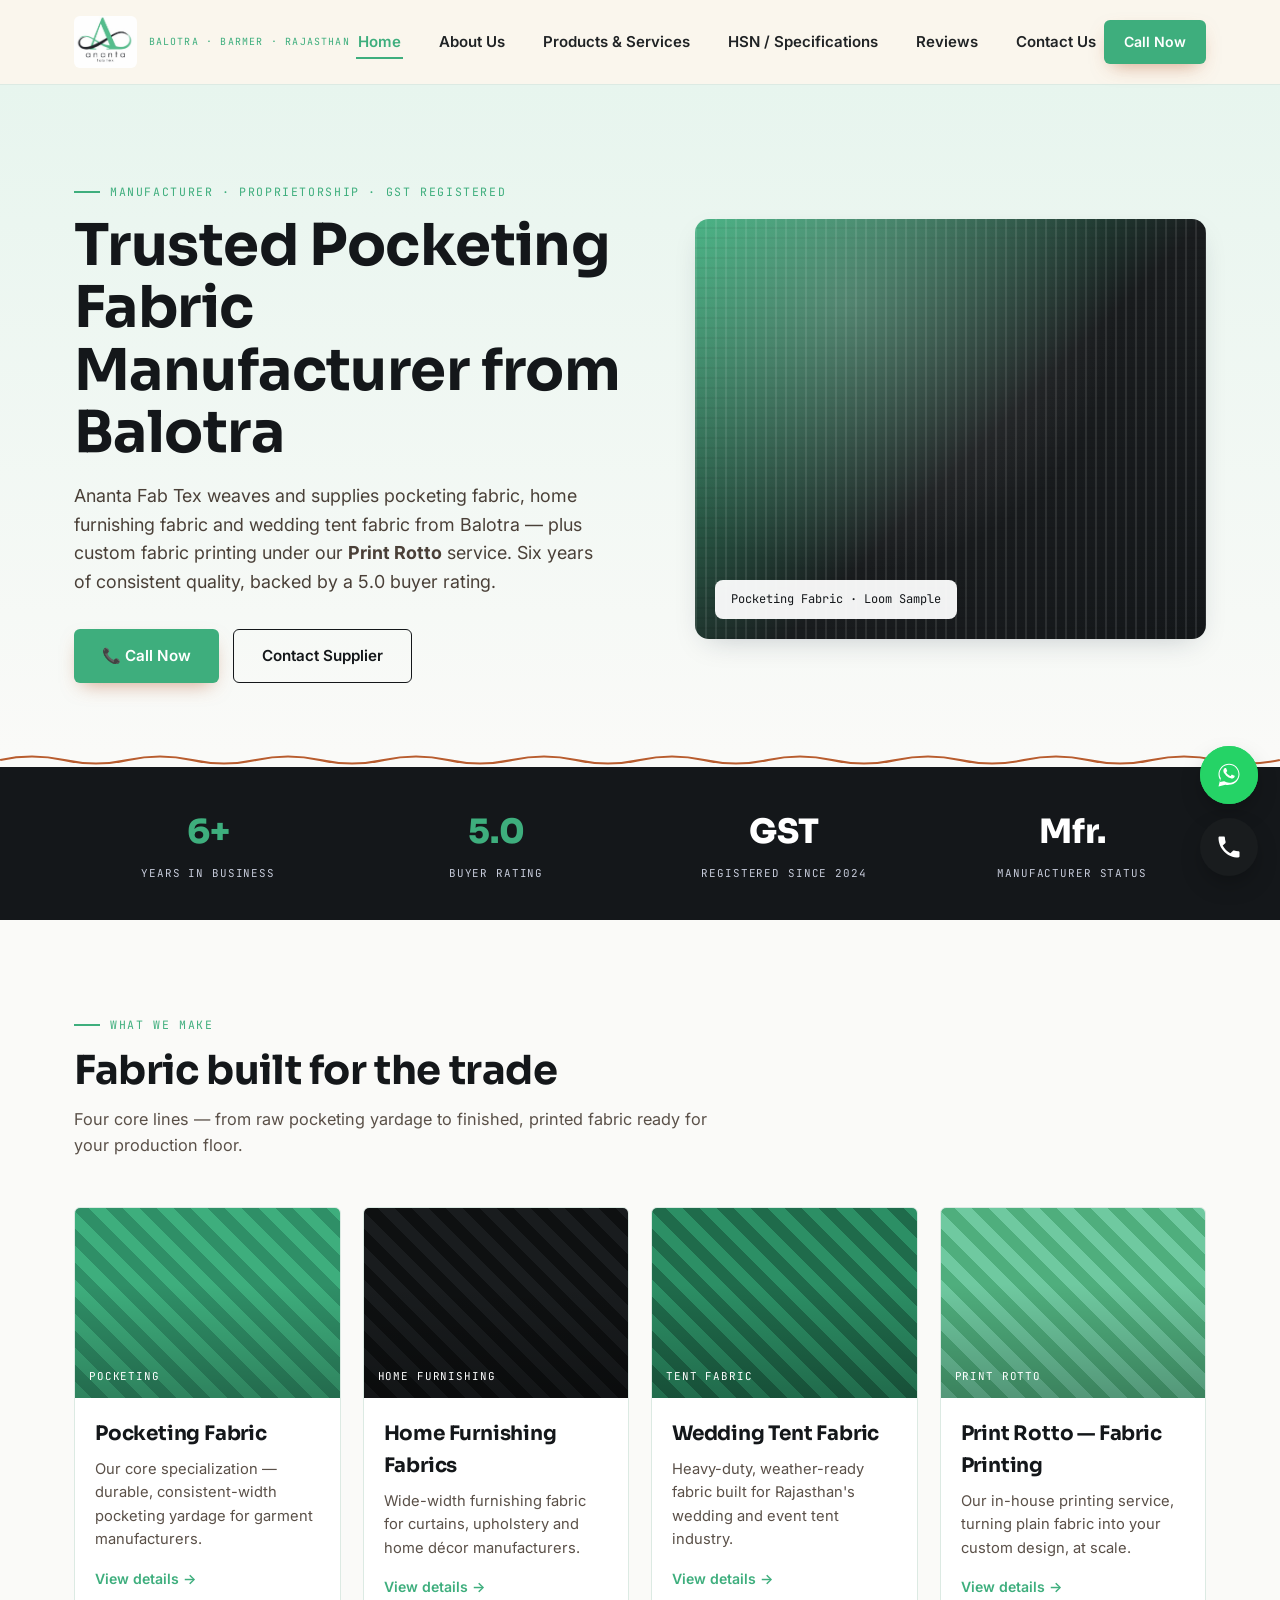
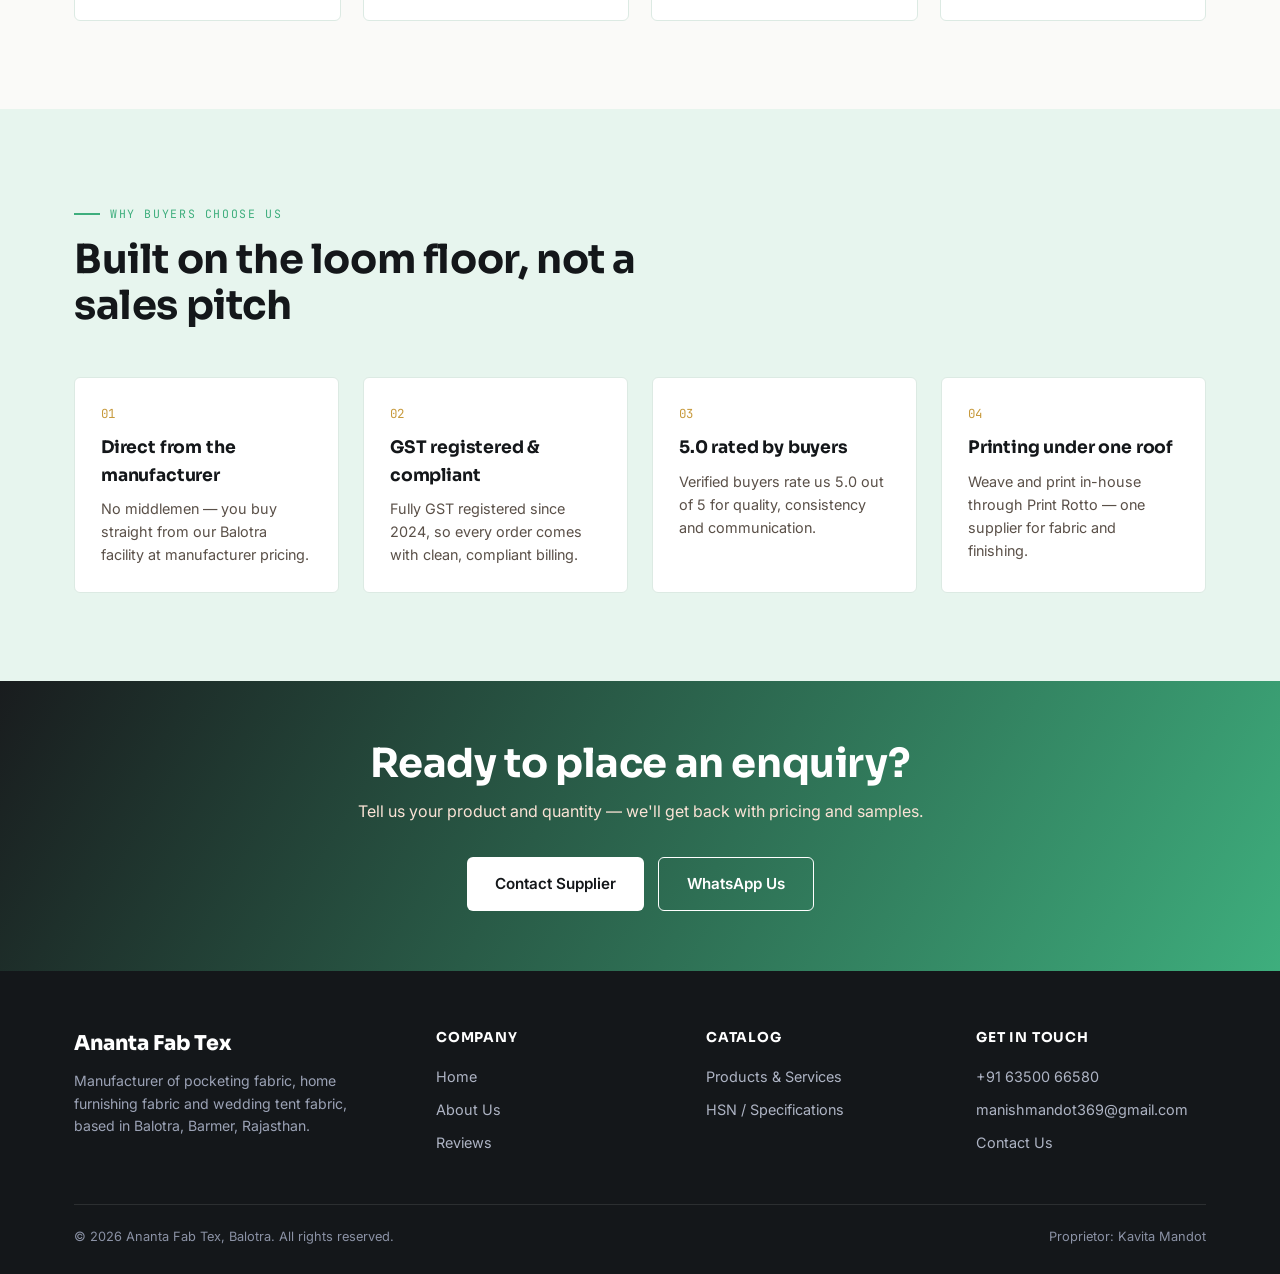
<file: ananta-fab-tex/index.html>
<!DOCTYPE html>
<html lang="en">
<head>
<meta charset="UTF-8">
<meta name="viewport" content="width=device-width, initial-scale=1.0">
<title>Ananta Fab Tex | Pocketing Fabric Manufacturer in Balotra, Rajasthan</title>
<meta name="description" content="Ananta Fab Tex is a trusted pocketing fabric manufacturer in Balotra, Barmer, Rajasthan. Also supplying home furnishing fabric, wedding tent fabric and fabric printing services under Print Rotto.">
<meta name="keywords" content="pocketing fabric manufacturer Balotra, wedding tent fabric supplier Rajasthan, cotton fabric manufacturer Barmer, home furnishing fabric Balotra, Print Rotto fabric printing">
<link rel="preconnect" href="https://fonts.googleapis.com">
<link href="https://fonts.googleapis.com/css2?family=Sora:wght@400;600;700;800&family=Inter:wght@400;500;600&family=JetBrains+Mono:wght@400;500&display=swap" rel="stylesheet">
<link rel="icon" href="images/logo.jpeg" type="image/jpeg">
<link rel="stylesheet" href="css/style.css">
</head>
<body>

<header class="site-header">
  <nav class="nav">
    <a href="index.html" class="brand">
      <img src="images/logo.jpeg" alt="Ananta Fab Tex logo" class="brand-logo">
      <span class="brand-tag">Balotra · Barmer · Rajasthan</span>
    </a>
    <ul class="nav-links">
      <li><a href="index.html">Home</a></li>
      <li><a href="about.html">About Us</a></li>
      <li><a href="products.html">Products &amp; Services</a></li>
      <li><a href="hsn.html">HSN / Specifications</a></li>
      <li><a href="testimonials.html">Reviews</a></li>
      <li><a href="contact.html">Contact Us</a></li>
    </ul>
    <div class="nav-call">
      <a class="btn btn-primary" href="tel:+916350066580">Call Now</a>
    </div>
    <button class="nav-toggle" aria-label="Toggle menu" type="button">
      <span></span><span></span><span></span>
    </button>
  </nav>
</header>

<main>

  <!-- HERO -->
  <section class="hero">
    <div class="wrap hero-grid">
      <div class="hero-copy reveal in">
        <span class="eyebrow">Manufacturer · Proprietorship · GST Registered</span>
        <h1>Trusted Pocketing Fabric Manufacturer from Balotra</h1>
        <p class="lead">Ananta Fab Tex weaves and supplies pocketing fabric, home furnishing fabric and wedding tent fabric from Balotra — plus custom fabric printing under our <strong>Print Rotto</strong> service. Six years of consistent quality, backed by a 5.0 buyer rating.</p>
        <div class="hero-ctas">
          <a href="tel:+916350066580" class="btn btn-primary">📞 Call Now</a>
          <a href="contact.html" class="btn btn-outline">Contact Supplier</a>
        </div>
      </div>
      <div class="hero-visual reveal in">
        <div class="fabric-swatch"></div>
        <span class="tag">Pocketing Fabric · Loom Sample</span>
      </div>
    </div>
  </section>

  <div class="thread-rule">
    <svg viewBox="0 0 800 14" preserveAspectRatio="none"><path d="M0,7 Q20,0 40,7 T80,7 T120,7 T160,7 T200,7 T240,7 T280,7 T320,7 T360,7 T400,7 T440,7 T480,7 T520,7 T560,7 T600,7 T640,7 T680,7 T720,7 T760,7 T800,7" stroke="#B85C2E" stroke-width="2" fill="none"/></svg>
  </div>

  <!-- STATS -->
  <section class="stats-strip">
    <div class="wrap stats-grid">
      <div class="reveal">
        <div class="stat-num"><span data-count="6" data-suffix="+">0+</span></div>
        <div class="stat-label">Years in Business</div>
      </div>
      <div class="reveal">
        <div class="stat-num"><span data-count="5" data-suffix=".0">0.0</span></div>
        <div class="stat-label">Buyer Rating</div>
      </div>
      <div class="reveal">
        <div class="stat-num">GST</div>
        <div class="stat-label">Registered Since 2024</div>
      </div>
      <div class="reveal">
        <div class="stat-num">Mfr.</div>
        <div class="stat-label">Manufacturer Status</div>
      </div>
    </div>
  </section>

  <!-- FEATURED PRODUCTS -->
  <section>
    <div class="wrap">
      <div class="section-head reveal">
        <span class="eyebrow">What We Make</span>
        <h2>Fabric built for the trade</h2>
        <p>Four core lines — from raw pocketing yardage to finished, printed fabric ready for your production floor.</p>
      </div>
      <div class="card-grid">
        <div class="product-card reveal">
          <div class="product-thumb thumb-1"><span class="swatch-label">Pocketing</span></div>
          <div class="product-body">
            <h3>Pocketing Fabric</h3>
            <p>Our core specialization — durable, consistent-width pocketing yardage for garment manufacturers.</p>
            <a href="products.html" class="link-more">View details →</a>
          </div>
        </div>
        <div class="product-card reveal">
          <div class="product-thumb thumb-2"><span class="swatch-label">Home Furnishing</span></div>
          <div class="product-body">
            <h3>Home Furnishing Fabrics</h3>
            <p>Wide-width furnishing fabric for curtains, upholstery and home décor manufacturers.</p>
            <a href="products.html" class="link-more">View details →</a>
          </div>
        </div>
        <div class="product-card reveal">
          <div class="product-thumb thumb-3"><span class="swatch-label">Tent Fabric</span></div>
          <div class="product-body">
            <h3>Wedding Tent Fabric</h3>
            <p>Heavy-duty, weather-ready fabric built for Rajasthan's wedding and event tent industry.</p>
            <a href="products.html" class="link-more">View details →</a>
          </div>
        </div>
        <div class="product-card reveal">
          <div class="product-thumb thumb-4"><span class="swatch-label">Print Rotto</span></div>
          <div class="product-body">
            <h3>Print Rotto — Fabric Printing</h3>
            <p>Our in-house printing service, turning plain fabric into your custom design, at scale.</p>
            <a href="products.html" class="link-more">View details →</a>
          </div>
        </div>
      </div>
    </div>
  </section>

  <!-- WHY CHOOSE US -->
  <section class="section-alt">
    <div class="wrap">
      <div class="section-head reveal">
        <span class="eyebrow">Why Buyers Choose Us</span>
        <h2>Built on the loom floor, not a sales pitch</h2>
      </div>
      <div class="why-grid">
        <div class="why-card reveal">
          <div class="why-num">01</div>
          <h3>Direct from the manufacturer</h3>
          <p>No middlemen — you buy straight from our Balotra facility at manufacturer pricing.</p>
        </div>
        <div class="why-card reveal">
          <div class="why-num">02</div>
          <h3>GST registered &amp; compliant</h3>
          <p>Fully GST registered since 2024, so every order comes with clean, compliant billing.</p>
        </div>
        <div class="why-card reveal">
          <div class="why-num">03</div>
          <h3>5.0 rated by buyers</h3>
          <p>Verified buyers rate us 5.0 out of 5 for quality, consistency and communication.</p>
        </div>
        <div class="why-card reveal">
          <div class="why-num">04</div>
          <h3>Printing under one roof</h3>
          <p>Weave and print in-house through Print Rotto — one supplier for fabric and finishing.</p>
        </div>
      </div>
    </div>
  </section>

  <!-- CTA -->
  <section class="cta-band">
    <div class="wrap reveal">
      <h2>Ready to place an enquiry?</h2>
      <p>Tell us your product and quantity — we'll get back with pricing and samples.</p>
      <div class="hero-ctas" style="justify-content:center;">
        <a href="contact.html" class="btn btn-light">Contact Supplier</a>
        <a href="https://wa.me/916350066580" target="_blank" rel="noopener" class="btn btn-outline" style="border-color:#fff;color:#fff;">WhatsApp Us</a>
      </div>
    </div>
  </section>

</main>

<footer>
  <div class="wrap">
    <div class="footer-grid">
      <div class="footer-brand">
        <span class="brand-name" style="color:#fff;">Ananta Fab Tex</span>
        <p>Manufacturer of pocketing fabric, home furnishing fabric and wedding tent fabric, based in Balotra, Barmer, Rajasthan.</p>
      </div>
      <div>
        <h4>Company</h4>
        <a href="index.html">Home</a>
        <a href="about.html">About Us</a>
        <a href="testimonials.html">Reviews</a>
      </div>
      <div>
        <h4>Catalog</h4>
        <a href="products.html">Products &amp; Services</a>
        <a href="hsn.html">HSN / Specifications</a>
      </div>
      <div>
        <h4>Get in Touch</h4>
        <a href="tel:+916350066580">+91 63500 66580</a>
        <a href="mailto:manishmandot369@gmail.com">manishmandot369@gmail.com</a>
        <a href="contact.html">Contact Us</a>
      </div>
    </div>
    <div class="footer-bottom">
      <span>© <span class="current-year">2026</span> Ananta Fab Tex, Balotra. All rights reserved.</span>
      <span>Proprietor: Kavita Mandot</span>
    </div>
  </div>
</footer>

<!-- Floating WhatsApp + Call buttons -->
<div class="fab-stack">
  <a class="fab fab-whatsapp" href="https://wa.me/916350066580?text=Hi%2C%20I%27m%20interested%20in%20your%20fabric%20products" target="_blank" rel="noopener" data-label="Chat on WhatsApp" aria-label="Chat on WhatsApp">
    <span class="pulse-ring"></span>
    <svg viewBox="0 0 32 32" fill="currentColor"><path d="M16.02 3C9.4 3 4 8.38 4 15c0 2.34.68 4.52 1.86 6.37L4 29l7.83-1.82A11.9 11.9 0 0 0 16.02 27C22.63 27 28 21.62 28 15S22.63 3 16.02 3Zm0 21.8c-1.98 0-3.83-.56-5.4-1.53l-.39-.23-4.65 1.08 1.1-4.53-.25-.42A9.75 9.75 0 0 1 5.2 15c0-5.96 4.86-10.8 10.82-10.8S26.84 9.04 26.84 15 21.98 24.8 16.02 24.8Zm5.94-8.13c-.32-.16-1.9-.94-2.2-1.05-.3-.11-.51-.16-.73.16-.21.32-.84 1.05-1.03 1.26-.19.21-.38.24-.7.08-.32-.16-1.35-.5-2.57-1.58-.95-.85-1.6-1.9-1.78-2.22-.19-.32-.02-.49.14-.65.14-.14.32-.38.48-.56.16-.19.21-.32.32-.54.11-.21.05-.4-.03-.56-.08-.16-.73-1.76-1-2.41-.26-.63-.53-.55-.73-.56h-.62c-.21 0-.56.08-.85.4-.29.32-1.11 1.08-1.11 2.64s1.14 3.06 1.3 3.27c.16.21 2.24 3.42 5.43 4.79.76.33 1.35.53 1.81.68.76.24 1.45.21 2 .13.61-.09 1.9-.78 2.17-1.53.27-.75.27-1.4.19-1.53-.08-.14-.29-.21-.61-.37Z"/></svg>
  </a>
  <a class="fab fab-call" href="tel:+916350066580" data-label="Call +91 63500 66580" aria-label="Call Ananta Fab Tex">
    <svg viewBox="0 0 24 24" fill="currentColor"><path d="M6.6 10.8c1.4 2.8 3.8 5.1 6.6 6.6l2.2-2.2c.3-.3.7-.4 1-.2 1.1.4 2.3.6 3.6.6.6 0 1 .4 1 1V20c0 .6-.4 1-1 1C10.7 21 3 13.3 3 4c0-.6.4-1 1-1h3.5c.6 0 1 .4 1 1 0 1.2.2 2.4.6 3.6.1.4 0 .8-.3 1.1L6.6 10.8Z"/></svg>
  </a>
</div>

<script src="js/script.js"></script>
</body>
</html>
</file>
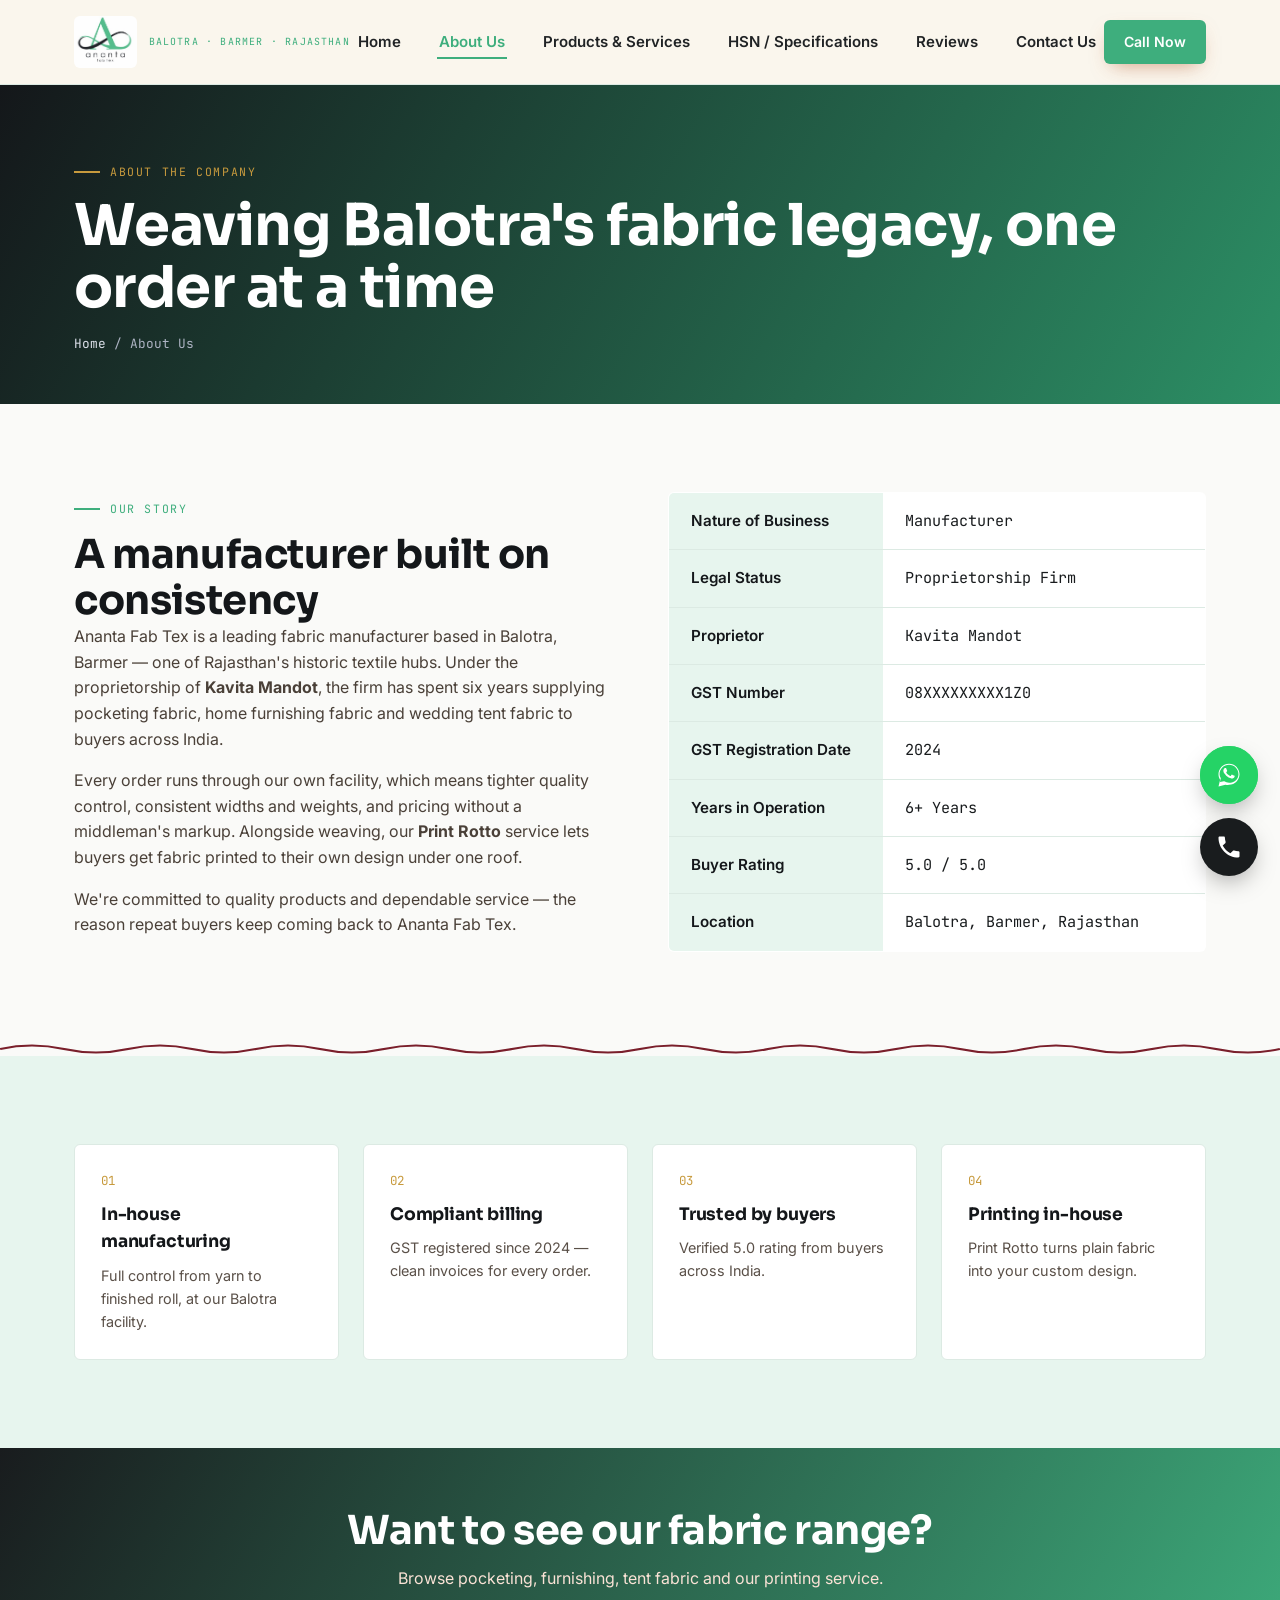
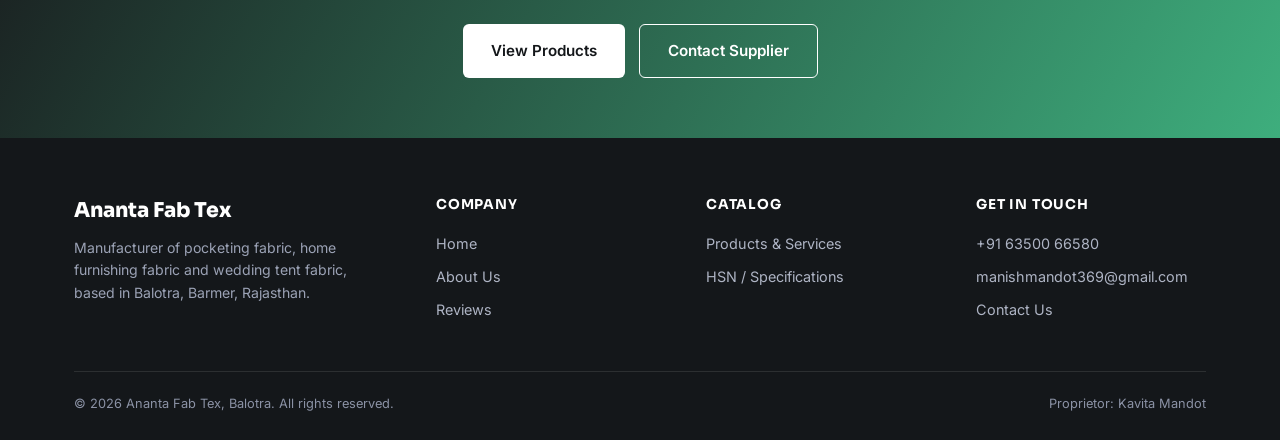
<file: ananta-fab-tex/about.html>
<!DOCTYPE html>
<html lang="en">
<head>
<meta charset="UTF-8">
<meta name="viewport" content="width=device-width, initial-scale=1.0">
<title>About Us | Ananta Fab Tex — Balotra, Rajasthan</title>
<meta name="description" content="Ananta Fab Tex is a manufacturer proprietorship firm based in Balotra, Barmer, Rajasthan, GST registered since 2024, specializing in pocketing and furnishing fabrics.">
<link rel="preconnect" href="https://fonts.googleapis.com">
<link href="https://fonts.googleapis.com/css2?family=Sora:wght@400;600;700;800&family=Inter:wght@400;500;600&family=JetBrains+Mono:wght@400;500&display=swap" rel="stylesheet">
<link rel="icon" href="images/logo.jpeg" type="image/jpeg">
<link rel="stylesheet" href="css/style.css">
</head>
<body>

<header class="site-header">
  <nav class="nav">
    <a href="index.html" class="brand">
      <img src="images/logo.jpeg" alt="Ananta Fab Tex logo" class="brand-logo">
      <span class="brand-tag">Balotra · Barmer · Rajasthan</span>
    </a>
    <ul class="nav-links">
      <li><a href="index.html">Home</a></li>
      <li><a href="about.html">About Us</a></li>
      <li><a href="products.html">Products &amp; Services</a></li>
      <li><a href="hsn.html">HSN / Specifications</a></li>
      <li><a href="testimonials.html">Reviews</a></li>
      <li><a href="contact.html">Contact Us</a></li>
    </ul>
    <div class="nav-call"><a class="btn btn-primary" href="tel:+916350066580">Call Now</a></div>
    <button class="nav-toggle" aria-label="Toggle menu" type="button"><span></span><span></span><span></span></button>
  </nav>
</header>

<section class="page-hero">
  <div class="wrap">
    <span class="eyebrow">About the Company</span>
    <h1>Weaving Balotra's fabric legacy, one order at a time</h1>
    <div class="breadcrumb"><a href="index.html">Home</a> / About Us</div>
  </div>
</section>

<main>
  <section>
    <div class="wrap about-grid">
      <div class="about-copy reveal">
        <span class="eyebrow">Our Story</span>
        <h2>A manufacturer built on consistency</h2>
        <p>Ananta Fab Tex is a leading fabric manufacturer based in Balotra, Barmer — one of Rajasthan's historic textile hubs. Under the proprietorship of <strong>Kavita Mandot</strong>, the firm has spent six years supplying pocketing fabric, home furnishing fabric and wedding tent fabric to buyers across India.</p>
        <p>Every order runs through our own facility, which means tighter quality control, consistent widths and weights, and pricing without a middleman's markup. Alongside weaving, our <strong>Print Rotto</strong> service lets buyers get fabric printed to their own design under one roof.</p>
        <p>We're committed to quality products and dependable service — the reason repeat buyers keep coming back to Ananta Fab Tex.</p>
      </div>
      <div class="reveal">
        <table class="info-table">
          <tr><td>Nature of Business</td><td>Manufacturer</td></tr>
          <tr><td>Legal Status</td><td>Proprietorship Firm</td></tr>
          <tr><td>Proprietor</td><td>Kavita Mandot</td></tr>
          <tr><td>GST Number</td><td>08XXXXXXXXX1Z0</td></tr>
          <tr><td>GST Registration Date</td><td>2024</td></tr>
          <tr><td>Years in Operation</td><td>6+ Years</td></tr>
          <tr><td>Buyer Rating</td><td>5.0 / 5.0</td></tr>
          <tr><td>Location</td><td>Balotra, Barmer, Rajasthan</td></tr>
        </table>
      </div>
    </div>
  </section>

  <div class="thread-rule"><svg viewBox="0 0 800 14" preserveAspectRatio="none"><path d="M0,7 Q20,0 40,7 T80,7 T120,7 T160,7 T200,7 T240,7 T280,7 T320,7 T360,7 T400,7 T440,7 T480,7 T520,7 T560,7 T600,7 T640,7 T680,7 T720,7 T760,7 T800,7" stroke="#7A1F2B" stroke-width="2" fill="none"/></svg></div>

  <section class="section-alt">
    <div class="wrap why-grid">
      <div class="why-card reveal">
        <div class="why-num">01</div>
        <h3>In-house manufacturing</h3>
        <p>Full control from yarn to finished roll, at our Balotra facility.</p>
      </div>
      <div class="why-card reveal">
        <div class="why-num">02</div>
        <h3>Compliant billing</h3>
        <p>GST registered since 2024 — clean invoices for every order.</p>
      </div>
      <div class="why-card reveal">
        <div class="why-num">03</div>
        <h3>Trusted by buyers</h3>
        <p>Verified 5.0 rating from buyers across India.</p>
      </div>
      <div class="why-card reveal">
        <div class="why-num">04</div>
        <h3>Printing in-house</h3>
        <p>Print Rotto turns plain fabric into your custom design.</p>
      </div>
    </div>
  </section>

  <section class="cta-band">
    <div class="wrap reveal">
      <h2>Want to see our fabric range?</h2>
      <p>Browse pocketing, furnishing, tent fabric and our printing service.</p>
      <div class="hero-ctas" style="justify-content:center;">
        <a href="products.html" class="btn btn-light">View Products</a>
        <a href="contact.html" class="btn btn-outline" style="border-color:#fff;color:#fff;">Contact Supplier</a>
      </div>
    </div>
  </section>
</main>

<footer>
  <div class="wrap">
    <div class="footer-grid">
      <div class="footer-brand">
        <span class="brand-name" style="color:#fff;">Ananta Fab Tex</span>
        <p>Manufacturer of pocketing fabric, home furnishing fabric and wedding tent fabric, based in Balotra, Barmer, Rajasthan.</p>
      </div>
      <div><h4>Company</h4><a href="index.html">Home</a><a href="about.html">About Us</a><a href="testimonials.html">Reviews</a></div>
      <div><h4>Catalog</h4><a href="products.html">Products &amp; Services</a><a href="hsn.html">HSN / Specifications</a></div>
      <div><h4>Get in Touch</h4><a href="tel:+916350066580">+91 63500 66580</a><a href="mailto:manishmandot369@gmail.com">manishmandot369@gmail.com</a><a href="contact.html">Contact Us</a></div>
    </div>
    <div class="footer-bottom">
      <span>© <span class="current-year">2026</span> Ananta Fab Tex, Balotra. All rights reserved.</span>
      <span>Proprietor: Kavita Mandot</span>
    </div>
  </div>
</footer>

<div class="fab-stack">
  <a class="fab fab-whatsapp" href="https://wa.me/916350066580?text=Hi%2C%20I%27m%20interested%20in%20your%20fabric%20products" target="_blank" rel="noopener" data-label="Chat on WhatsApp" aria-label="Chat on WhatsApp">
    <span class="pulse-ring"></span>
    <svg viewBox="0 0 32 32" fill="currentColor"><path d="M16.02 3C9.4 3 4 8.38 4 15c0 2.34.68 4.52 1.86 6.37L4 29l7.83-1.82A11.9 11.9 0 0 0 16.02 27C22.63 27 28 21.62 28 15S22.63 3 16.02 3Zm0 21.8c-1.98 0-3.83-.56-5.4-1.53l-.39-.23-4.65 1.08 1.1-4.53-.25-.42A9.75 9.75 0 0 1 5.2 15c0-5.96 4.86-10.8 10.82-10.8S26.84 9.04 26.84 15 21.98 24.8 16.02 24.8Zm5.94-8.13c-.32-.16-1.9-.94-2.2-1.05-.3-.11-.51-.16-.73.16-.21.32-.84 1.05-1.03 1.26-.19.21-.38.24-.7.08-.32-.16-1.35-.5-2.57-1.58-.95-.85-1.6-1.9-1.78-2.22-.19-.32-.02-.49.14-.65.14-.14.32-.38.48-.56.16-.19.21-.32.32-.54.11-.21.05-.4-.03-.56-.08-.16-.73-1.76-1-2.41-.26-.63-.53-.55-.73-.56h-.62c-.21 0-.56.08-.85.4-.29.32-1.11 1.08-1.11 2.64s1.14 3.06 1.3 3.27c.16.21 2.24 3.42 5.43 4.79.76.33 1.35.53 1.81.68.76.24 1.45.21 2 .13.61-.09 1.9-.78 2.17-1.53.27-.75.27-1.4.19-1.53-.08-.14-.29-.21-.61-.37Z"/></svg>
  </a>
  <a class="fab fab-call" href="tel:+916350066580" data-label="Call +91 63500 66580" aria-label="Call Ananta Fab Tex">
    <svg viewBox="0 0 24 24" fill="currentColor"><path d="M6.6 10.8c1.4 2.8 3.8 5.1 6.6 6.6l2.2-2.2c.3-.3.7-.4 1-.2 1.1.4 2.3.6 3.6.6.6 0 1 .4 1 1V20c0 .6-.4 1-1 1C10.7 21 3 13.3 3 4c0-.6.4-1 1-1h3.5c.6 0 1 .4 1 1 0 1.2.2 2.4.6 3.6.1.4 0 .8-.3 1.1L6.6 10.8Z"/></svg>
  </a>
</div>

<script src="js/script.js"></script>
</body>
</html>
</file>
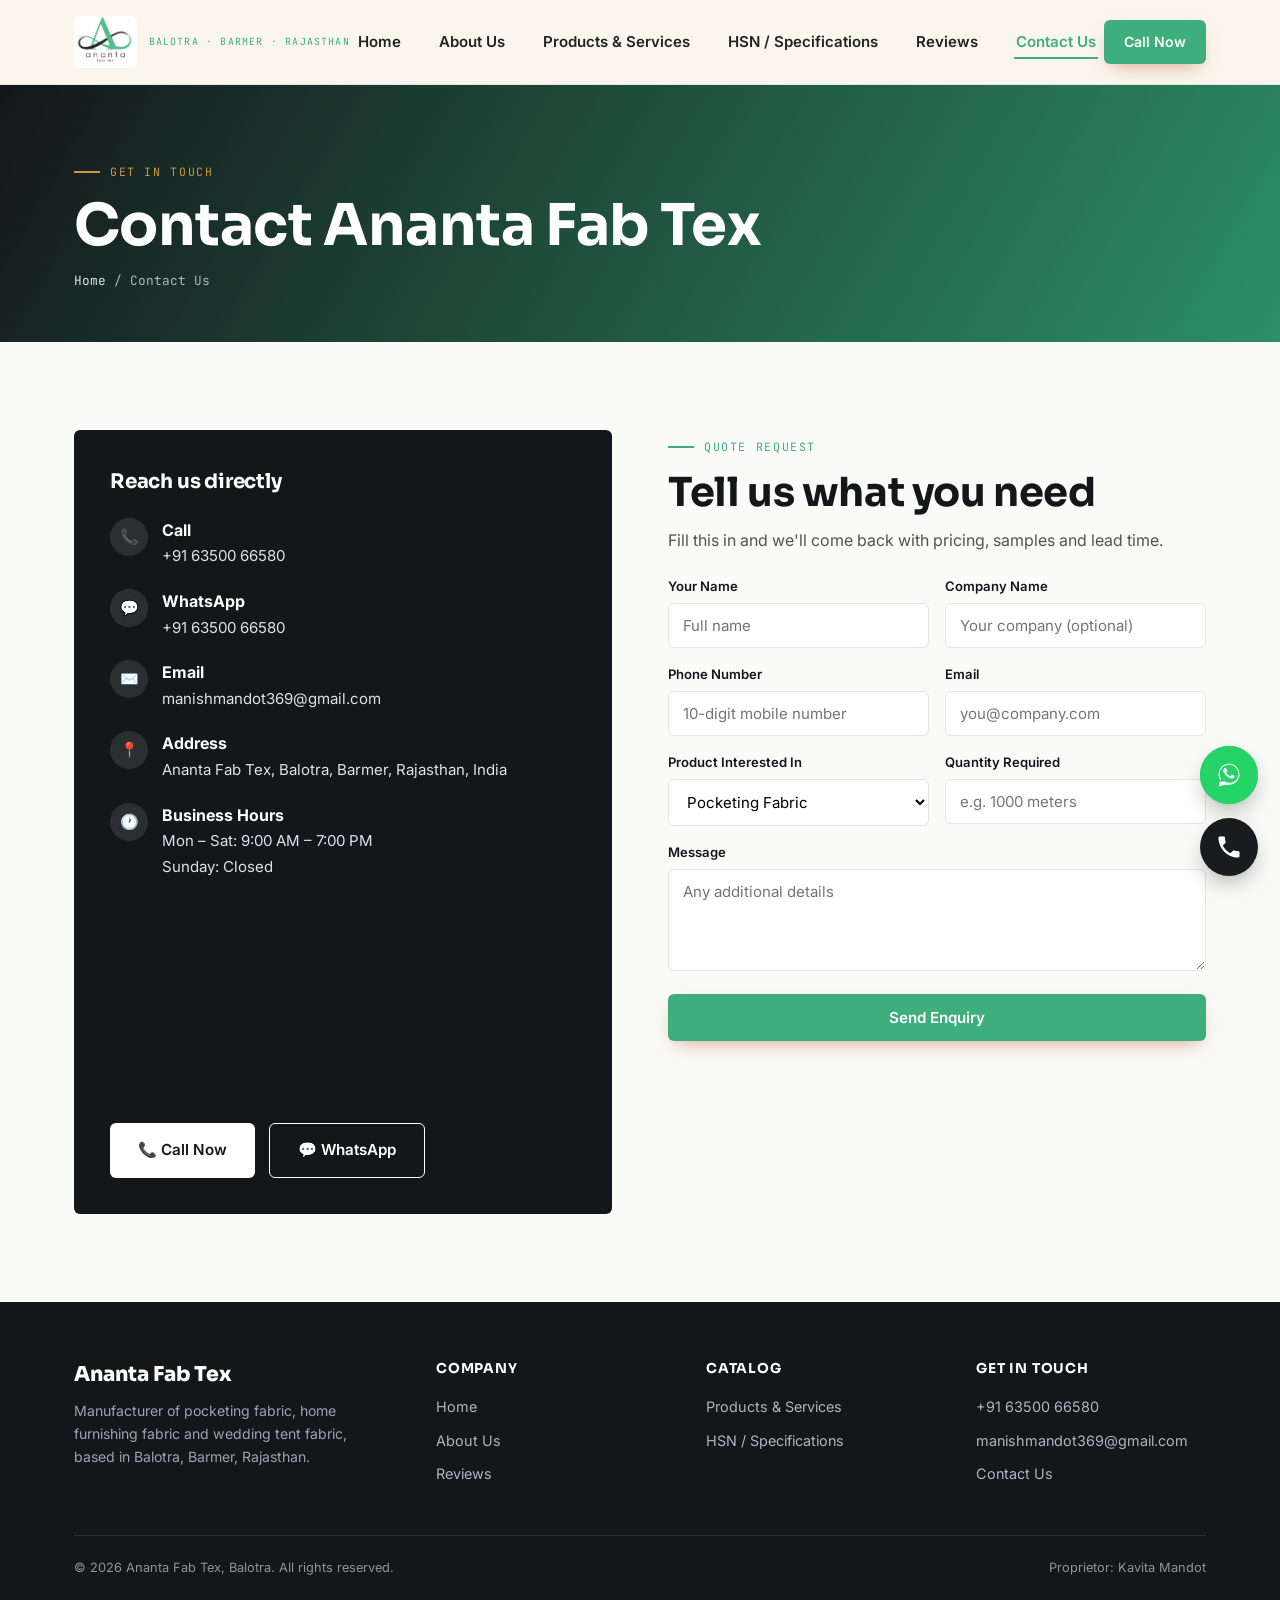
<file: ananta-fab-tex/contact.html>
<!DOCTYPE html>
<html lang="en">
<head>
<meta charset="UTF-8">
<meta name="viewport" content="width=device-width, initial-scale=1.0">
<title>Contact Us | Ananta Fab Tex — Balotra, Barmer, Rajasthan</title>
<meta name="description" content="Contact Ananta Fab Tex for pocketing fabric, home furnishing fabric, wedding tent fabric and Print Rotto printing enquiries. Call, WhatsApp or send a message.">
<link rel="preconnect" href="https://fonts.googleapis.com">
<link href="https://fonts.googleapis.com/css2?family=Sora:wght@400;600;700;800&family=Inter:wght@400;500;600&family=JetBrains+Mono:wght@400;500&display=swap" rel="stylesheet">
<link rel="icon" href="images/logo.jpeg" type="image/jpeg">
<link rel="stylesheet" href="css/style.css">
</head>
<body>

<header class="site-header">
  <nav class="nav">
    <a href="index.html" class="brand"><img src="images/logo.jpeg" alt="Ananta Fab Tex logo" class="brand-logo"><span class="brand-tag">Balotra · Barmer · Rajasthan</span></a>
    <ul class="nav-links">
      <li><a href="index.html">Home</a></li>
      <li><a href="about.html">About Us</a></li>
      <li><a href="products.html">Products &amp; Services</a></li>
      <li><a href="hsn.html">HSN / Specifications</a></li>
      <li><a href="testimonials.html">Reviews</a></li>
      <li><a href="contact.html">Contact Us</a></li>
    </ul>
    <div class="nav-call"><a class="btn btn-primary" href="tel:+916350066580">Call Now</a></div>
    <button class="nav-toggle" aria-label="Toggle menu" type="button"><span></span><span></span><span></span></button>
  </nav>
</header>

<section class="page-hero">
  <div class="wrap">
    <span class="eyebrow">Get In Touch</span>
    <h1>Contact Ananta Fab Tex</h1>
    <div class="breadcrumb"><a href="index.html">Home</a> / Contact Us</div>
  </div>
</section>

<main>
  <section>
    <div class="wrap contact-grid">

      <div class="reveal">
        <div class="contact-info-card">
          <h3>Reach us directly</h3>
          <div class="contact-row">
            <span class="ico">📞</span>
            <div><strong style="color:#fff;display:block;">Call</strong><a href="tel:+916350066580">+91 63500 66580</a></div>
          </div>
          <div class="contact-row">
            <span class="ico">💬</span>
            <div><strong style="color:#fff;display:block;">WhatsApp</strong><a href="https://wa.me/916350066580" target="_blank" rel="noopener">+91 63500 66580</a></div>
          </div>
          <div class="contact-row">
            <span class="ico">✉️</span>
            <div><strong style="color:#fff;display:block;">Email</strong><a href="mailto:manishmandot369@gmail.com">manishmandot369@gmail.com</a></div>
          </div>
          <div class="contact-row">
            <span class="ico">📍</span>
            <div><strong style="color:#fff;display:block;">Address</strong><span>Ananta Fab Tex, Balotra, Barmer, Rajasthan, India</span></div>
          </div>
          <div class="contact-row">
            <span class="ico">🕐</span>
            <div><strong style="color:#fff;display:block;">Business Hours</strong><span>Mon – Sat: 9:00 AM – 7:00 PM<br>Sunday: Closed</span></div>
          </div>

          <div class="map-embed">
            <iframe
              src="https://www.google.com/maps?q=Balotra,Barmer,Rajasthan&output=embed"
              loading="lazy" referrerpolicy="no-referrer-when-downgrade"
              title="Ananta Fab Tex location — Balotra, Barmer, Rajasthan"></iframe>
          </div>

          <div class="hero-ctas" style="margin-top:22px;">
            <a href="tel:+916350066580" class="btn btn-light">📞 Call Now</a>
            <a href="https://wa.me/916350066580" target="_blank" rel="noopener" class="btn btn-outline" style="border-color:#fff;color:#fff;">💬 WhatsApp</a>
          </div>
        </div>
      </div>

      <div class="reveal">
        <span class="eyebrow">Quote Request</span>
        <h2>Tell us what you need</h2>
        <p style="color:#5A5048;margin:12px 0 22px;">Fill this in and we'll come back with pricing, samples and lead time.</p>
        <form class="enquiry-form" id="quoteForm">
          <div class="form-row">
            <div class="field">
              <label for="c-name">Your Name</label>
              <input id="c-name" type="text" name="name" required placeholder="Full name">
            </div>
            <div class="field">
              <label for="c-company">Company Name</label>
              <input id="c-company" type="text" name="company" placeholder="Your company (optional)">
            </div>
          </div>
          <div class="form-row">
            <div class="field">
              <label for="c-phone">Phone Number</label>
              <input id="c-phone" type="tel" name="phone" required placeholder="10-digit mobile number">
            </div>
            <div class="field">
              <label for="c-email">Email</label>
              <input id="c-email" type="email" name="email" placeholder="you@company.com">
            </div>
          </div>
          <div class="form-row">
            <div class="field">
              <label for="c-product">Product Interested In</label>
              <select id="c-product" name="product">
                <option>Pocketing Fabric</option>
                <option>Home Furnishing Fabric</option>
                <option>Wedding Tent Fabric</option>
                <option>Print Rotto</option>
                <option>Other</option>
              </select>
            </div>
            <div class="field">
              <label for="c-qty">Quantity Required</label>
              <input id="c-qty" type="text" name="quantity" placeholder="e.g. 1000 meters">
            </div>
          </div>
          <div class="field">
            <label for="c-message">Message</label>
            <textarea id="c-message" name="message" rows="4" placeholder="Any additional details"></textarea>
          </div>
          <button type="submit" class="btn btn-primary btn-block">Send Enquiry</button>
          <div class="form-msg"></div>
        </form>
      </div>

    </div>
  </section>
</main>

<footer>
  <div class="wrap">
    <div class="footer-grid">
      <div class="footer-brand"><span class="brand-name" style="color:#fff;">Ananta Fab Tex</span><p>Manufacturer of pocketing fabric, home furnishing fabric and wedding tent fabric, based in Balotra, Barmer, Rajasthan.</p></div>
      <div><h4>Company</h4><a href="index.html">Home</a><a href="about.html">About Us</a><a href="testimonials.html">Reviews</a></div>
      <div><h4>Catalog</h4><a href="products.html">Products &amp; Services</a><a href="hsn.html">HSN / Specifications</a></div>
      <div><h4>Get in Touch</h4><a href="tel:+916350066580">+91 63500 66580</a><a href="mailto:manishmandot369@gmail.com">manishmandot369@gmail.com</a><a href="contact.html">Contact Us</a></div>
    </div>
    <div class="footer-bottom"><span>© <span class="current-year">2026</span> Ananta Fab Tex, Balotra. All rights reserved.</span><span>Proprietor: Kavita Mandot</span></div>
  </div>
</footer>

<div class="fab-stack">
  <a class="fab fab-whatsapp" href="https://wa.me/916350066580?text=Hi%2C%20I%27m%20interested%20in%20your%20fabric%20products" target="_blank" rel="noopener" data-label="Chat on WhatsApp" aria-label="Chat on WhatsApp">
    <span class="pulse-ring"></span>
    <svg viewBox="0 0 32 32" fill="currentColor"><path d="M16.02 3C9.4 3 4 8.38 4 15c0 2.34.68 4.52 1.86 6.37L4 29l7.83-1.82A11.9 11.9 0 0 0 16.02 27C22.63 27 28 21.62 28 15S22.63 3 16.02 3Zm0 21.8c-1.98 0-3.83-.56-5.4-1.53l-.39-.23-4.65 1.08 1.1-4.53-.25-.42A9.75 9.75 0 0 1 5.2 15c0-5.96 4.86-10.8 10.82-10.8S26.84 9.04 26.84 15 21.98 24.8 16.02 24.8Zm5.94-8.13c-.32-.16-1.9-.94-2.2-1.05-.3-.11-.51-.16-.73.16-.21.32-.84 1.05-1.03 1.26-.19.21-.38.24-.7.08-.32-.16-1.35-.5-2.57-1.58-.95-.85-1.6-1.9-1.78-2.22-.19-.32-.02-.49.14-.65.14-.14.32-.38.48-.56.16-.19.21-.32.32-.54.11-.21.05-.4-.03-.56-.08-.16-.73-1.76-1-2.41-.26-.63-.53-.55-.73-.56h-.62c-.21 0-.56.08-.85.4-.29.32-1.11 1.08-1.11 2.64s1.14 3.06 1.3 3.27c.16.21 2.24 3.42 5.43 4.79.76.33 1.35.53 1.81.68.76.24 1.45.21 2 .13.61-.09 1.9-.78 2.17-1.53.27-.75.27-1.4.19-1.53-.08-.14-.29-.21-.61-.37Z"/></svg>
  </a>
  <a class="fab fab-call" href="tel:+916350066580" data-label="Call +91 63500 66580" aria-label="Call Ananta Fab Tex">
    <svg viewBox="0 0 24 24" fill="currentColor"><path d="M6.6 10.8c1.4 2.8 3.8 5.1 6.6 6.6l2.2-2.2c.3-.3.7-.4 1-.2 1.1.4 2.3.6 3.6.6.6 0 1 .4 1 1V20c0 .6-.4 1-1 1C10.7 21 3 13.3 3 4c0-.6.4-1 1-1h3.5c.6 0 1 .4 1 1 0 1.2.2 2.4.6 3.6.1.4 0 .8-.3 1.1L6.6 10.8Z"/></svg>
  </a>
</div>

<script src="js/script.js"></script>
<script>
  // Pre-select product from ?product=... query param (e.g. links from products.html)
  (function () {
    const params = new URLSearchParams(window.location.search);
    const product = params.get('product');
    const select = document.getElementById('c-product');
    if (product && select) {
      const match = Array.from(select.options).find(o => o.value.toLowerCase() === product.toLowerCase());
      if (match) select.value = match.value;
    }
  })();
</script>
</body>
</html>
</file>
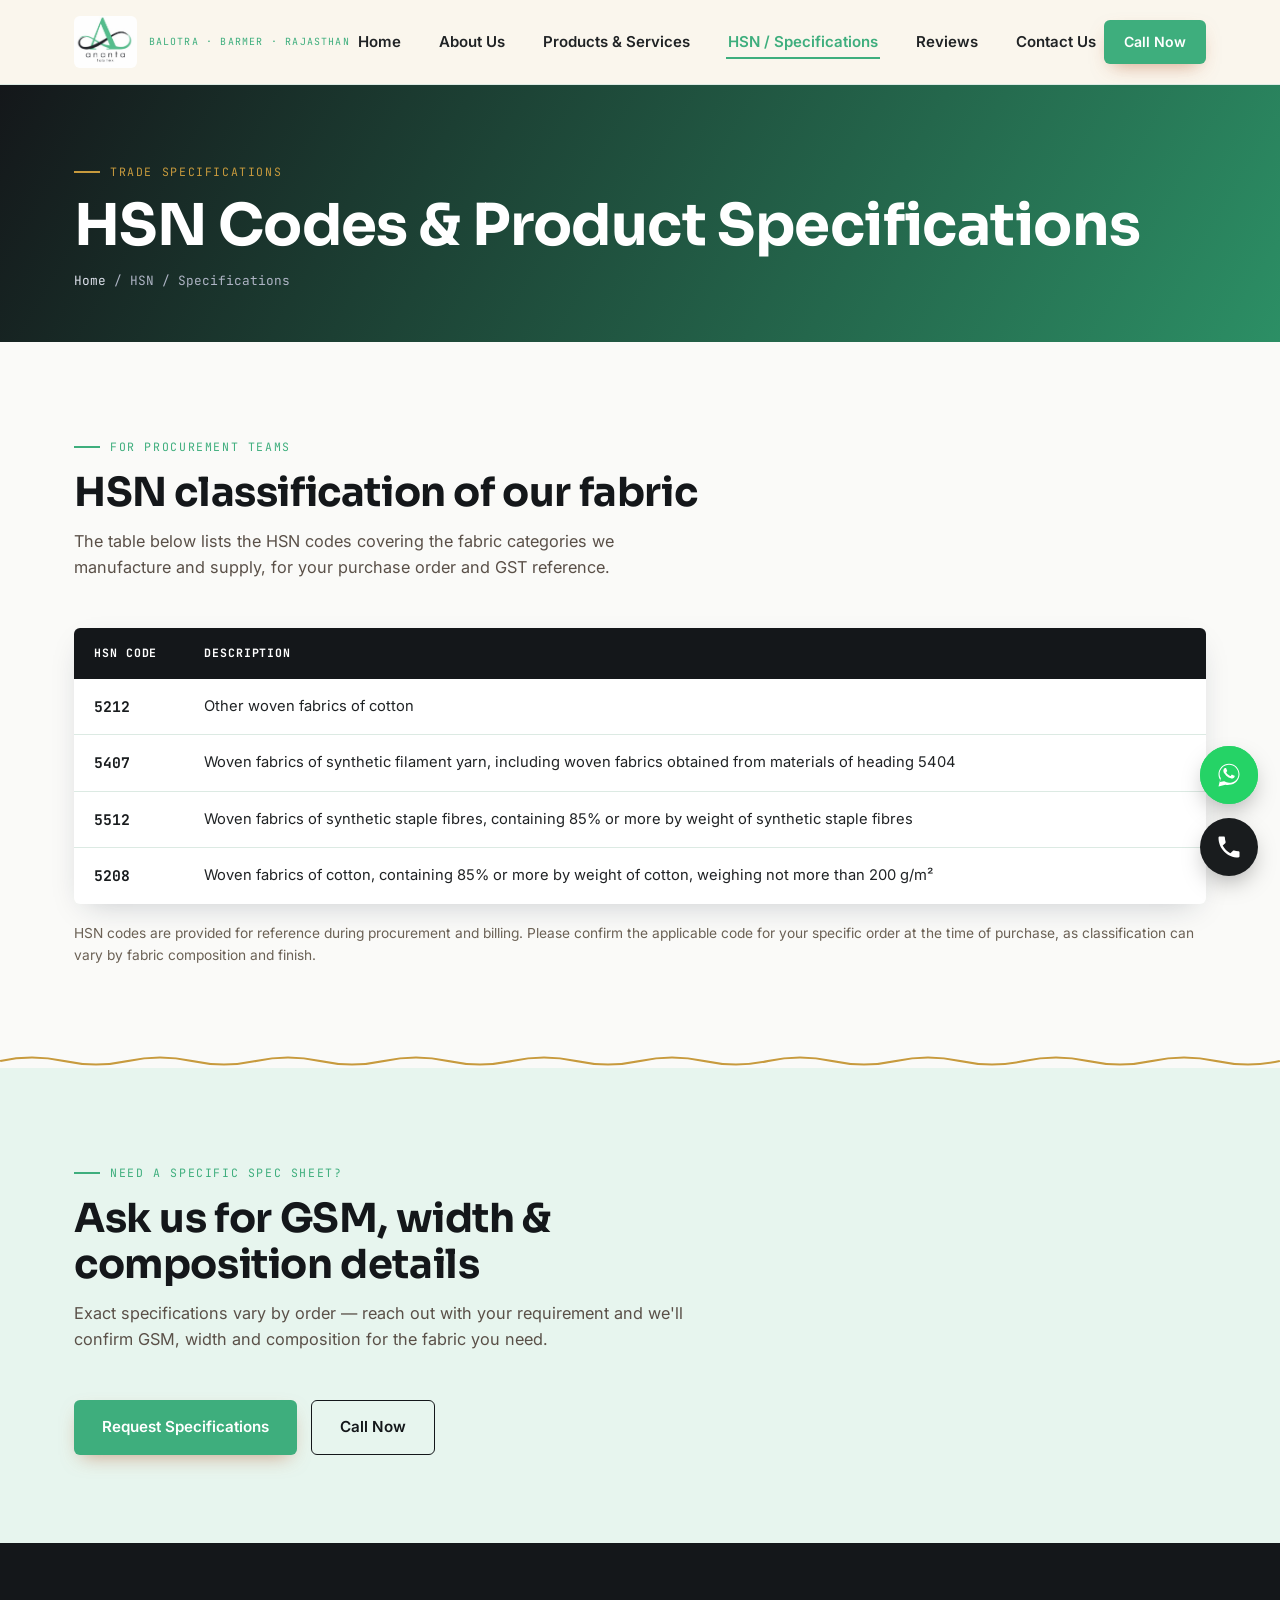
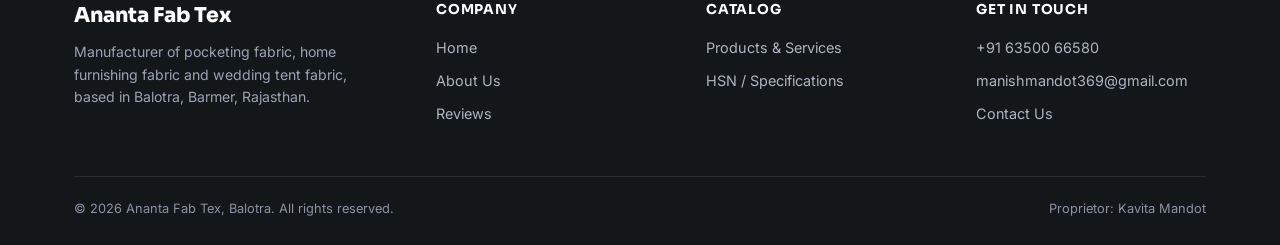
<file: ananta-fab-tex/hsn.html>
<!DOCTYPE html>
<html lang="en">
<head>
<meta charset="UTF-8">
<meta name="viewport" content="width=device-width, initial-scale=1.0">
<title>HSN Codes &amp; Product Specifications | Ananta Fab Tex</title>
<meta name="description" content="HSN codes for the fabric products manufactured by Ananta Fab Tex, Balotra: woven cotton fabric, synthetic filament and staple fibre fabric.">
<link rel="preconnect" href="https://fonts.googleapis.com">
<link href="https://fonts.googleapis.com/css2?family=Sora:wght@400;600;700;800&family=Inter:wght@400;500;600&family=JetBrains+Mono:wght@400;500&display=swap" rel="stylesheet">
<link rel="icon" href="images/logo.jpeg" type="image/jpeg">
<link rel="stylesheet" href="css/style.css">
</head>
<body>

<header class="site-header">
  <nav class="nav">
    <a href="index.html" class="brand"><img src="images/logo.jpeg" alt="Ananta Fab Tex logo" class="brand-logo"><span class="brand-tag">Balotra · Barmer · Rajasthan</span></a>
    <ul class="nav-links">
      <li><a href="index.html">Home</a></li>
      <li><a href="about.html">About Us</a></li>
      <li><a href="products.html">Products &amp; Services</a></li>
      <li><a href="hsn.html">HSN / Specifications</a></li>
      <li><a href="testimonials.html">Reviews</a></li>
      <li><a href="contact.html">Contact Us</a></li>
    </ul>
    <div class="nav-call"><a class="btn btn-primary" href="tel:+916350066580">Call Now</a></div>
    <button class="nav-toggle" aria-label="Toggle menu" type="button"><span></span><span></span><span></span></button>
  </nav>
</header>

<section class="page-hero">
  <div class="wrap">
    <span class="eyebrow">Trade Specifications</span>
    <h1>HSN Codes &amp; Product Specifications</h1>
    <div class="breadcrumb"><a href="index.html">Home</a> / HSN / Specifications</div>
  </div>
</section>

<main>
  <section>
    <div class="wrap">
      <div class="section-head reveal">
        <span class="eyebrow">For Procurement Teams</span>
        <h2>HSN classification of our fabric</h2>
        <p>The table below lists the HSN codes covering the fabric categories we manufacture and supply, for your purchase order and GST reference.</p>
      </div>
      <div class="reveal">
        <table class="hsn-table">
          <thead>
            <tr><th>HSN Code</th><th>Description</th></tr>
          </thead>
          <tbody>
            <tr><td>5212</td><td>Other woven fabrics of cotton</td></tr>
            <tr><td>5407</td><td>Woven fabrics of synthetic filament yarn, including woven fabrics obtained from materials of heading 5404</td></tr>
            <tr><td>5512</td><td>Woven fabrics of synthetic staple fibres, containing 85% or more by weight of synthetic staple fibres</td></tr>
            <tr><td>5208</td><td>Woven fabrics of cotton, containing 85% or more by weight of cotton, weighing not more than 200 g/m²</td></tr>
          </tbody>
        </table>
        <p class="hsn-note">HSN codes are provided for reference during procurement and billing. Please confirm the applicable code for your specific order at the time of purchase, as classification can vary by fabric composition and finish.</p>
      </div>
    </div>
  </section>

  <div class="thread-rule"><svg viewBox="0 0 800 14" preserveAspectRatio="none"><path d="M0,7 Q20,0 40,7 T80,7 T120,7 T160,7 T200,7 T240,7 T280,7 T320,7 T360,7 T400,7 T440,7 T480,7 T520,7 T560,7 T600,7 T640,7 T680,7 T720,7 T760,7 T800,7" stroke="#C79A3D" stroke-width="2" fill="none"/></svg></div>

  <section class="section-alt">
    <div class="wrap">
      <div class="section-head reveal">
        <span class="eyebrow">Need a Specific Spec Sheet?</span>
        <h2>Ask us for GSM, width &amp; composition details</h2>
        <p>Exact specifications vary by order — reach out with your requirement and we'll confirm GSM, width and composition for the fabric you need.</p>
      </div>
      <div class="hero-ctas reveal">
        <a href="contact.html" class="btn btn-primary">Request Specifications</a>
        <a href="tel:+916350066580" class="btn btn-outline">Call Now</a>
      </div>
    </div>
  </section>
</main>

<footer>
  <div class="wrap">
    <div class="footer-grid">
      <div class="footer-brand"><span class="brand-name" style="color:#fff;">Ananta Fab Tex</span><p>Manufacturer of pocketing fabric, home furnishing fabric and wedding tent fabric, based in Balotra, Barmer, Rajasthan.</p></div>
      <div><h4>Company</h4><a href="index.html">Home</a><a href="about.html">About Us</a><a href="testimonials.html">Reviews</a></div>
      <div><h4>Catalog</h4><a href="products.html">Products &amp; Services</a><a href="hsn.html">HSN / Specifications</a></div>
      <div><h4>Get in Touch</h4><a href="tel:+916350066580">+91 63500 66580</a><a href="mailto:manishmandot369@gmail.com">manishmandot369@gmail.com</a><a href="contact.html">Contact Us</a></div>
    </div>
    <div class="footer-bottom"><span>© <span class="current-year">2026</span> Ananta Fab Tex, Balotra. All rights reserved.</span><span>Proprietor: Kavita Mandot</span></div>
  </div>
</footer>

<div class="fab-stack">
  <a class="fab fab-whatsapp" href="https://wa.me/916350066580?text=Hi%2C%20I%27m%20interested%20in%20your%20fabric%20products" target="_blank" rel="noopener" data-label="Chat on WhatsApp" aria-label="Chat on WhatsApp">
    <span class="pulse-ring"></span>
    <svg viewBox="0 0 32 32" fill="currentColor"><path d="M16.02 3C9.4 3 4 8.38 4 15c0 2.34.68 4.52 1.86 6.37L4 29l7.83-1.82A11.9 11.9 0 0 0 16.02 27C22.63 27 28 21.62 28 15S22.63 3 16.02 3Zm0 21.8c-1.98 0-3.83-.56-5.4-1.53l-.39-.23-4.65 1.08 1.1-4.53-.25-.42A9.75 9.75 0 0 1 5.2 15c0-5.96 4.86-10.8 10.82-10.8S26.84 9.04 26.84 15 21.98 24.8 16.02 24.8Zm5.94-8.13c-.32-.16-1.9-.94-2.2-1.05-.3-.11-.51-.16-.73.16-.21.32-.84 1.05-1.03 1.26-.19.21-.38.24-.7.08-.32-.16-1.35-.5-2.57-1.58-.95-.85-1.6-1.9-1.78-2.22-.19-.32-.02-.49.14-.65.14-.14.32-.38.48-.56.16-.19.21-.32.32-.54.11-.21.05-.4-.03-.56-.08-.16-.73-1.76-1-2.41-.26-.63-.53-.55-.73-.56h-.62c-.21 0-.56.08-.85.4-.29.32-1.11 1.08-1.11 2.64s1.14 3.06 1.3 3.27c.16.21 2.24 3.42 5.43 4.79.76.33 1.35.53 1.81.68.76.24 1.45.21 2 .13.61-.09 1.9-.78 2.17-1.53.27-.75.27-1.4.19-1.53-.08-.14-.29-.21-.61-.37Z"/></svg>
  </a>
  <a class="fab fab-call" href="tel:+916350066580" data-label="Call +91 63500 66580" aria-label="Call Ananta Fab Tex">
    <svg viewBox="0 0 24 24" fill="currentColor"><path d="M6.6 10.8c1.4 2.8 3.8 5.1 6.6 6.6l2.2-2.2c.3-.3.7-.4 1-.2 1.1.4 2.3.6 3.6.6.6 0 1 .4 1 1V20c0 .6-.4 1-1 1C10.7 21 3 13.3 3 4c0-.6.4-1 1-1h3.5c.6 0 1 .4 1 1 0 1.2.2 2.4.6 3.6.1.4 0 .8-.3 1.1L6.6 10.8Z"/></svg>
  </a>
</div>

<script src="js/script.js"></script>
</body>
</html>
</file>
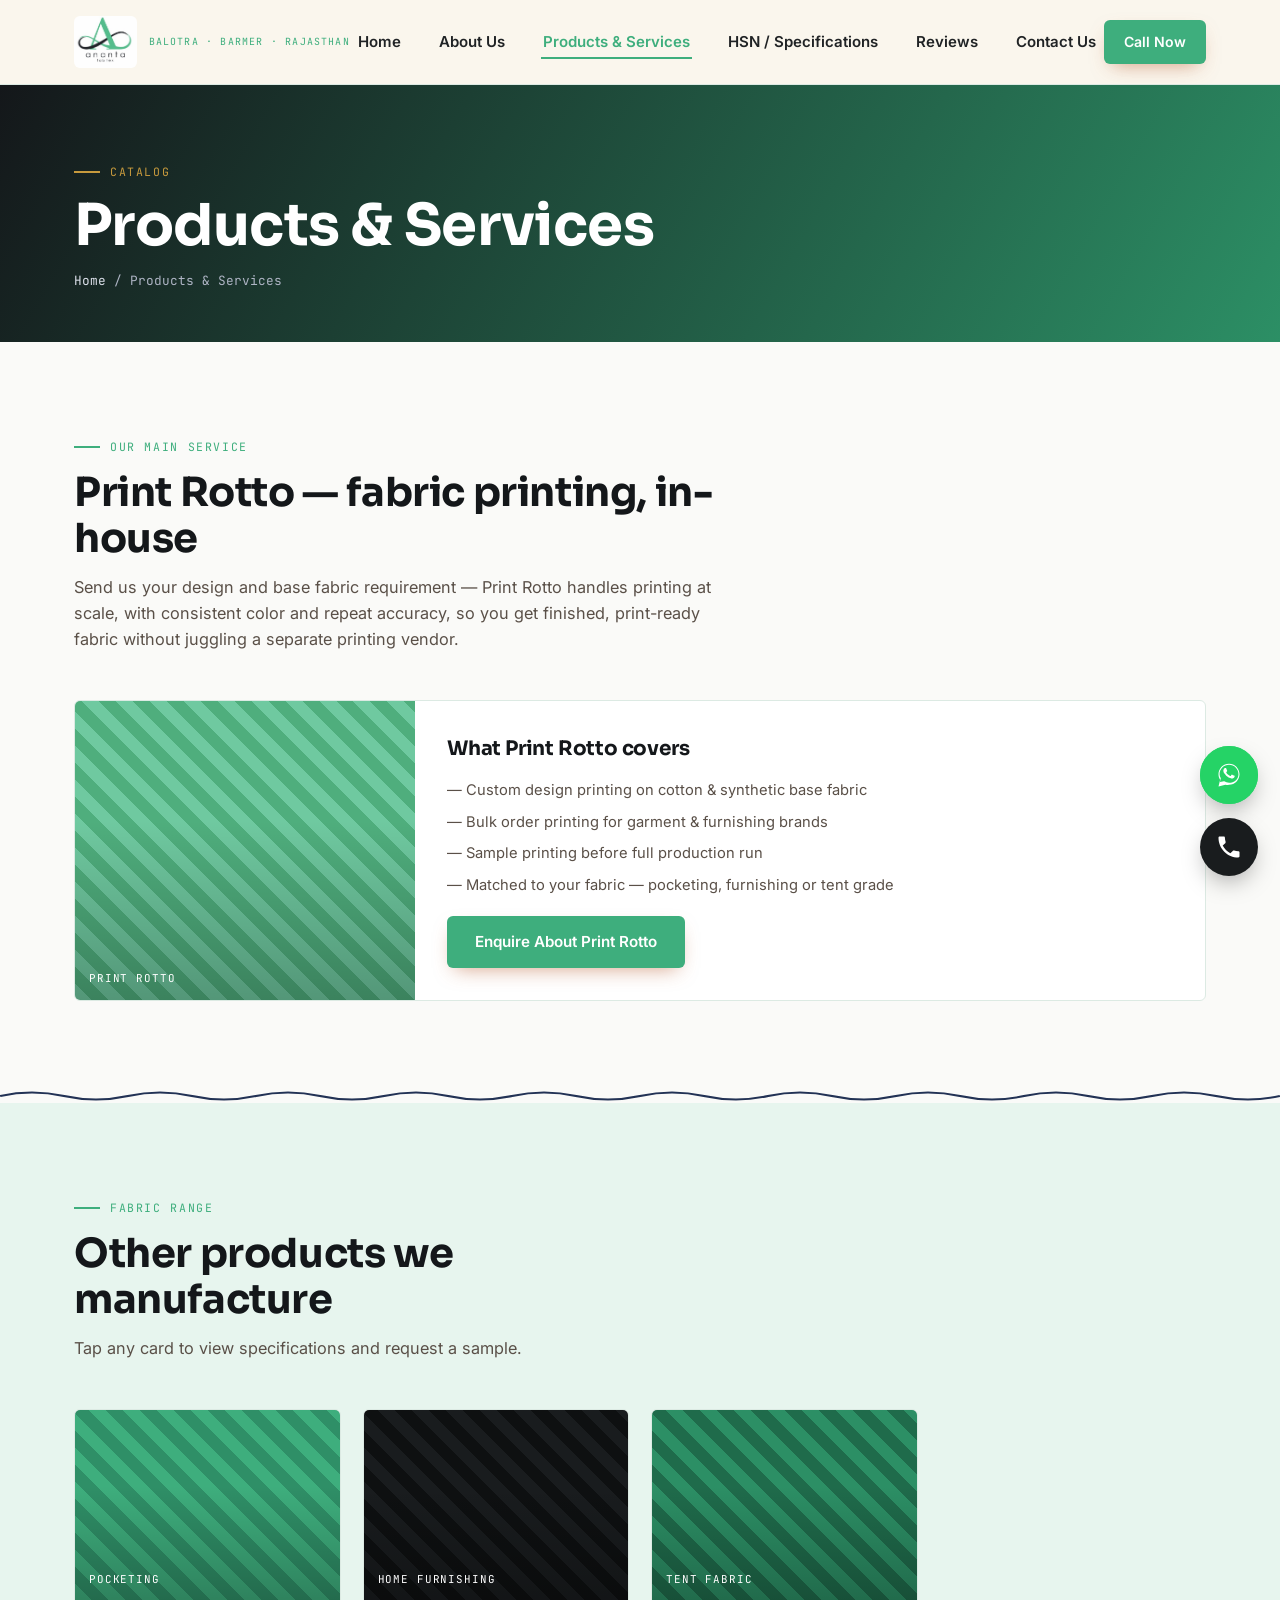
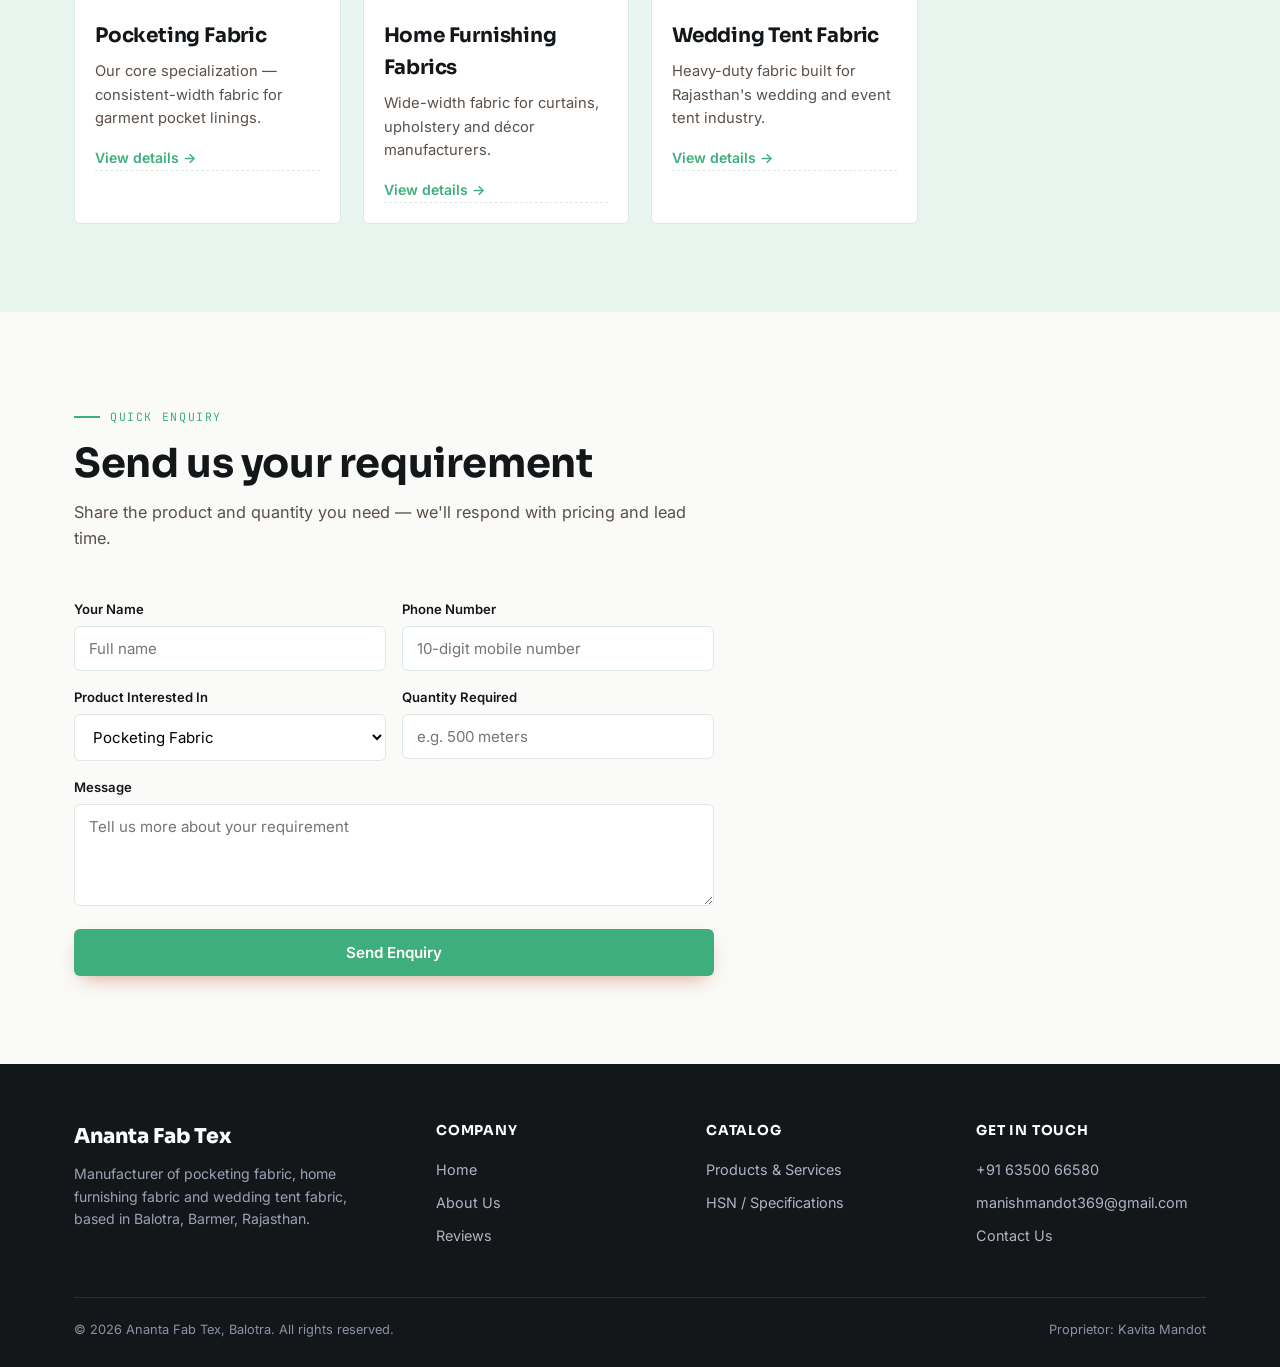
<file: ananta-fab-tex/products.html>
<!DOCTYPE html>
<html lang="en">
<head>
<meta charset="UTF-8">
<meta name="viewport" content="width=device-width, initial-scale=1.0">
<title>Products &amp; Services | Pocketing, Furnishing &amp; Tent Fabric — Ananta Fab Tex</title>
<meta name="description" content="Explore Ananta Fab Tex's fabric range: pocketing fabric, home furnishing fabric, wedding tent fabric, and Print Rotto fabric printing service from Balotra, Rajasthan.">
<link rel="preconnect" href="https://fonts.googleapis.com">
<link href="https://fonts.googleapis.com/css2?family=Sora:wght@400;600;700;800&family=Inter:wght@400;500;600&family=JetBrains+Mono:wght@400;500&display=swap" rel="stylesheet">
<link rel="icon" href="images/logo.jpeg" type="image/jpeg">
<link rel="stylesheet" href="css/style.css">
</head>
<body>

<header class="site-header">
  <nav class="nav">
    <a href="index.html" class="brand"><img src="images/logo.jpeg" alt="Ananta Fab Tex logo" class="brand-logo"><span class="brand-tag">Balotra · Barmer · Rajasthan</span></a>
    <ul class="nav-links">
      <li><a href="index.html">Home</a></li>
      <li><a href="about.html">About Us</a></li>
      <li><a href="products.html">Products &amp; Services</a></li>
      <li><a href="hsn.html">HSN / Specifications</a></li>
      <li><a href="testimonials.html">Reviews</a></li>
      <li><a href="contact.html">Contact Us</a></li>
    </ul>
    <div class="nav-call"><a class="btn btn-primary" href="tel:+916350066580">Call Now</a></div>
    <button class="nav-toggle" aria-label="Toggle menu" type="button"><span></span><span></span><span></span></button>
  </nav>
</header>

<section class="page-hero">
  <div class="wrap">
    <span class="eyebrow">Catalog</span>
    <h1>Products &amp; Services</h1>
    <div class="breadcrumb"><a href="index.html">Home</a> / Products &amp; Services</div>
  </div>
</section>

<main>

  <!-- PRINT ROTTO featured service -->
  <section>
    <div class="wrap">
      <div class="section-head reveal">
        <span class="eyebrow">Our Main Service</span>
        <h2>Print Rotto — fabric printing, in-house</h2>
        <p>Send us your design and base fabric requirement — Print Rotto handles printing at scale, with consistent color and repeat accuracy, so you get finished, print-ready fabric without juggling a separate printing vendor.</p>
      </div>
      <div class="product-card reveal" style="display:grid;grid-template-columns:340px 1fr;max-width:none;" id="print-rotto">
        <div class="product-thumb thumb-4" style="height:100%;min-height:260px;"><span class="swatch-label">Print Rotto</span></div>
        <div class="product-body" style="padding:32px;">
          <h3>What Print Rotto covers</h3>
          <ul style="margin:14px 0 18px 0;">
            <li style="font-size:.92rem;color:#5A5048;margin-bottom:8px;">— Custom design printing on cotton &amp; synthetic base fabric</li>
            <li style="font-size:.92rem;color:#5A5048;margin-bottom:8px;">— Bulk order printing for garment &amp; furnishing brands</li>
            <li style="font-size:.92rem;color:#5A5048;margin-bottom:8px;">— Sample printing before full production run</li>
            <li style="font-size:.92rem;color:#5A5048;margin-bottom:8px;">— Matched to your fabric — pocketing, furnishing or tent grade</li>
          </ul>
          <a href="contact.html?product=Print%20Rotto" class="btn btn-primary">Enquire About Print Rotto</a>
        </div>
      </div>
    </div>
  </section>

  <div class="thread-rule"><svg viewBox="0 0 800 14" preserveAspectRatio="none"><path d="M0,7 Q20,0 40,7 T80,7 T120,7 T160,7 T200,7 T240,7 T280,7 T320,7 T360,7 T400,7 T440,7 T480,7 T520,7 T560,7 T600,7 T640,7 T680,7 T720,7 T760,7 T800,7" stroke="#223255" stroke-width="2" fill="none"/></svg></div>

  <!-- OTHER PRODUCTS -->
  <section class="section-alt">
    <div class="wrap">
      <div class="section-head reveal">
        <span class="eyebrow">Fabric Range</span>
        <h2>Other products we manufacture</h2>
        <p>Tap any card to view specifications and request a sample.</p>
      </div>
      <div class="card-grid">

        <div class="product-card reveal" id="pocketing">
          <div class="product-thumb thumb-1"><span class="swatch-label">Pocketing</span></div>
          <div class="product-body">
            <h3>Pocketing Fabric</h3>
            <p>Our core specialization — consistent-width fabric for garment pocket linings.</p>
            <a href="#" class="link-more">View details →</a>
            <div class="product-detail">
              <ul>
                <li>Common HSN: 5208 / 5212</li>
                <li>Weight range: light to mid GSM, garment grade</li>
                <li>Supplied in bulk rolls for manufacturers</li>
                <li>Custom width available on request</li>
              </ul>
              <a href="contact.html?product=Pocketing%20Fabric" class="btn btn-outline btn-block">Request Sample</a>
            </div>
          </div>
        </div>

        <div class="product-card reveal" id="furnishing">
          <div class="product-thumb thumb-2"><span class="swatch-label">Home Furnishing</span></div>
          <div class="product-body">
            <h3>Home Furnishing Fabrics</h3>
            <p>Wide-width fabric for curtains, upholstery and décor manufacturers.</p>
            <a href="#" class="link-more">View details →</a>
            <div class="product-detail">
              <ul>
                <li>Suited for curtains, cushions &amp; upholstery</li>
                <li>Cotton and blended fabric options</li>
                <li>Bulk and cut-length supply</li>
                <li>Available printed via Print Rotto</li>
              </ul>
              <a href="contact.html?product=Home%20Furnishing%20Fabric" class="btn btn-outline btn-block">Request Sample</a>
            </div>
          </div>
        </div>

        <div class="product-card reveal" id="tent-fabric">
          <div class="product-thumb thumb-3"><span class="swatch-label">Tent Fabric</span></div>
          <div class="product-body">
            <h3>Wedding Tent Fabric</h3>
            <p>Heavy-duty fabric built for Rajasthan's wedding and event tent industry.</p>
            <a href="#" class="link-more">View details →</a>
            <div class="product-detail">
              <ul>
                <li>Higher GSM, built for durability</li>
                <li>Supplied to tent decorators &amp; event suppliers</li>
                <li>Consistent bulk order fulfilment</li>
                <li>Custom colours available</li>
              </ul>
              <a href="contact.html?product=Wedding%20Tent%20Fabric" class="btn btn-outline btn-block">Request Sample</a>
            </div>
          </div>
        </div>

      </div>
    </div>
  </section>

  <!-- Enquiry form directly after products -->
  <section id="enquire">
    <div class="wrap">
      <div class="section-head reveal">
        <span class="eyebrow">Quick Enquiry</span>
        <h2>Send us your requirement</h2>
        <p>Share the product and quantity you need — we'll respond with pricing and lead time.</p>
      </div>
      <div class="reveal" style="max-width:640px;">
        <form class="enquiry-form">
          <div class="form-row">
            <div class="field">
              <label for="p-name">Your Name</label>
              <input id="p-name" type="text" name="name" required placeholder="Full name">
            </div>
            <div class="field">
              <label for="p-phone">Phone Number</label>
              <input id="p-phone" type="tel" name="phone" required placeholder="10-digit mobile number">
            </div>
          </div>
          <div class="form-row">
            <div class="field">
              <label for="p-product">Product Interested In</label>
              <select id="p-product" name="product">
                <option>Pocketing Fabric</option>
                <option>Home Furnishing Fabric</option>
                <option>Wedding Tent Fabric</option>
                <option>Print Rotto (Printing Service)</option>
                <option>Other</option>
              </select>
            </div>
            <div class="field">
              <label for="p-qty">Quantity Required</label>
              <input id="p-qty" type="text" name="quantity" placeholder="e.g. 500 meters">
            </div>
          </div>
          <div class="field">
            <label for="p-message">Message</label>
            <textarea id="p-message" name="message" rows="4" placeholder="Tell us more about your requirement"></textarea>
          </div>
          <button type="submit" class="btn btn-primary btn-block">Send Enquiry</button>
          <div class="form-msg"></div>
        </form>
      </div>
    </div>
  </section>

</main>

<footer>
  <div class="wrap">
    <div class="footer-grid">
      <div class="footer-brand"><span class="brand-name" style="color:#fff;">Ananta Fab Tex</span><p>Manufacturer of pocketing fabric, home furnishing fabric and wedding tent fabric, based in Balotra, Barmer, Rajasthan.</p></div>
      <div><h4>Company</h4><a href="index.html">Home</a><a href="about.html">About Us</a><a href="testimonials.html">Reviews</a></div>
      <div><h4>Catalog</h4><a href="products.html">Products &amp; Services</a><a href="hsn.html">HSN / Specifications</a></div>
      <div><h4>Get in Touch</h4><a href="tel:+916350066580">+91 63500 66580</a><a href="mailto:manishmandot369@gmail.com">manishmandot369@gmail.com</a><a href="contact.html">Contact Us</a></div>
    </div>
    <div class="footer-bottom"><span>© <span class="current-year">2026</span> Ananta Fab Tex, Balotra. All rights reserved.</span><span>Proprietor: Kavita Mandot</span></div>
  </div>
</footer>

<div class="fab-stack">
  <a class="fab fab-whatsapp" href="https://wa.me/916350066580?text=Hi%2C%20I%27m%20interested%20in%20your%20fabric%20products" target="_blank" rel="noopener" data-label="Chat on WhatsApp" aria-label="Chat on WhatsApp">
    <span class="pulse-ring"></span>
    <svg viewBox="0 0 32 32" fill="currentColor"><path d="M16.02 3C9.4 3 4 8.38 4 15c0 2.34.68 4.52 1.86 6.37L4 29l7.83-1.82A11.9 11.9 0 0 0 16.02 27C22.63 27 28 21.62 28 15S22.63 3 16.02 3Zm0 21.8c-1.98 0-3.83-.56-5.4-1.53l-.39-.23-4.65 1.08 1.1-4.53-.25-.42A9.75 9.75 0 0 1 5.2 15c0-5.96 4.86-10.8 10.82-10.8S26.84 9.04 26.84 15 21.98 24.8 16.02 24.8Zm5.94-8.13c-.32-.16-1.9-.94-2.2-1.05-.3-.11-.51-.16-.73.16-.21.32-.84 1.05-1.03 1.26-.19.21-.38.24-.7.08-.32-.16-1.35-.5-2.57-1.58-.95-.85-1.6-1.9-1.78-2.22-.19-.32-.02-.49.14-.65.14-.14.32-.38.48-.56.16-.19.21-.32.32-.54.11-.21.05-.4-.03-.56-.08-.16-.73-1.76-1-2.41-.26-.63-.53-.55-.73-.56h-.62c-.21 0-.56.08-.85.4-.29.32-1.11 1.08-1.11 2.64s1.14 3.06 1.3 3.27c.16.21 2.24 3.42 5.43 4.79.76.33 1.35.53 1.81.68.76.24 1.45.21 2 .13.61-.09 1.9-.78 2.17-1.53.27-.75.27-1.4.19-1.53-.08-.14-.29-.21-.61-.37Z"/></svg>
  </a>
  <a class="fab fab-call" href="tel:+916350066580" data-label="Call +91 63500 66580" aria-label="Call Ananta Fab Tex">
    <svg viewBox="0 0 24 24" fill="currentColor"><path d="M6.6 10.8c1.4 2.8 3.8 5.1 6.6 6.6l2.2-2.2c.3-.3.7-.4 1-.2 1.1.4 2.3.6 3.6.6.6 0 1 .4 1 1V20c0 .6-.4 1-1 1C10.7 21 3 13.3 3 4c0-.6.4-1 1-1h3.5c.6 0 1 .4 1 1 0 1.2.2 2.4.6 3.6.1.4 0 .8-.3 1.1L6.6 10.8Z"/></svg>
  </a>
</div>

<script src="js/script.js"></script>
</body>
</html>
</file>
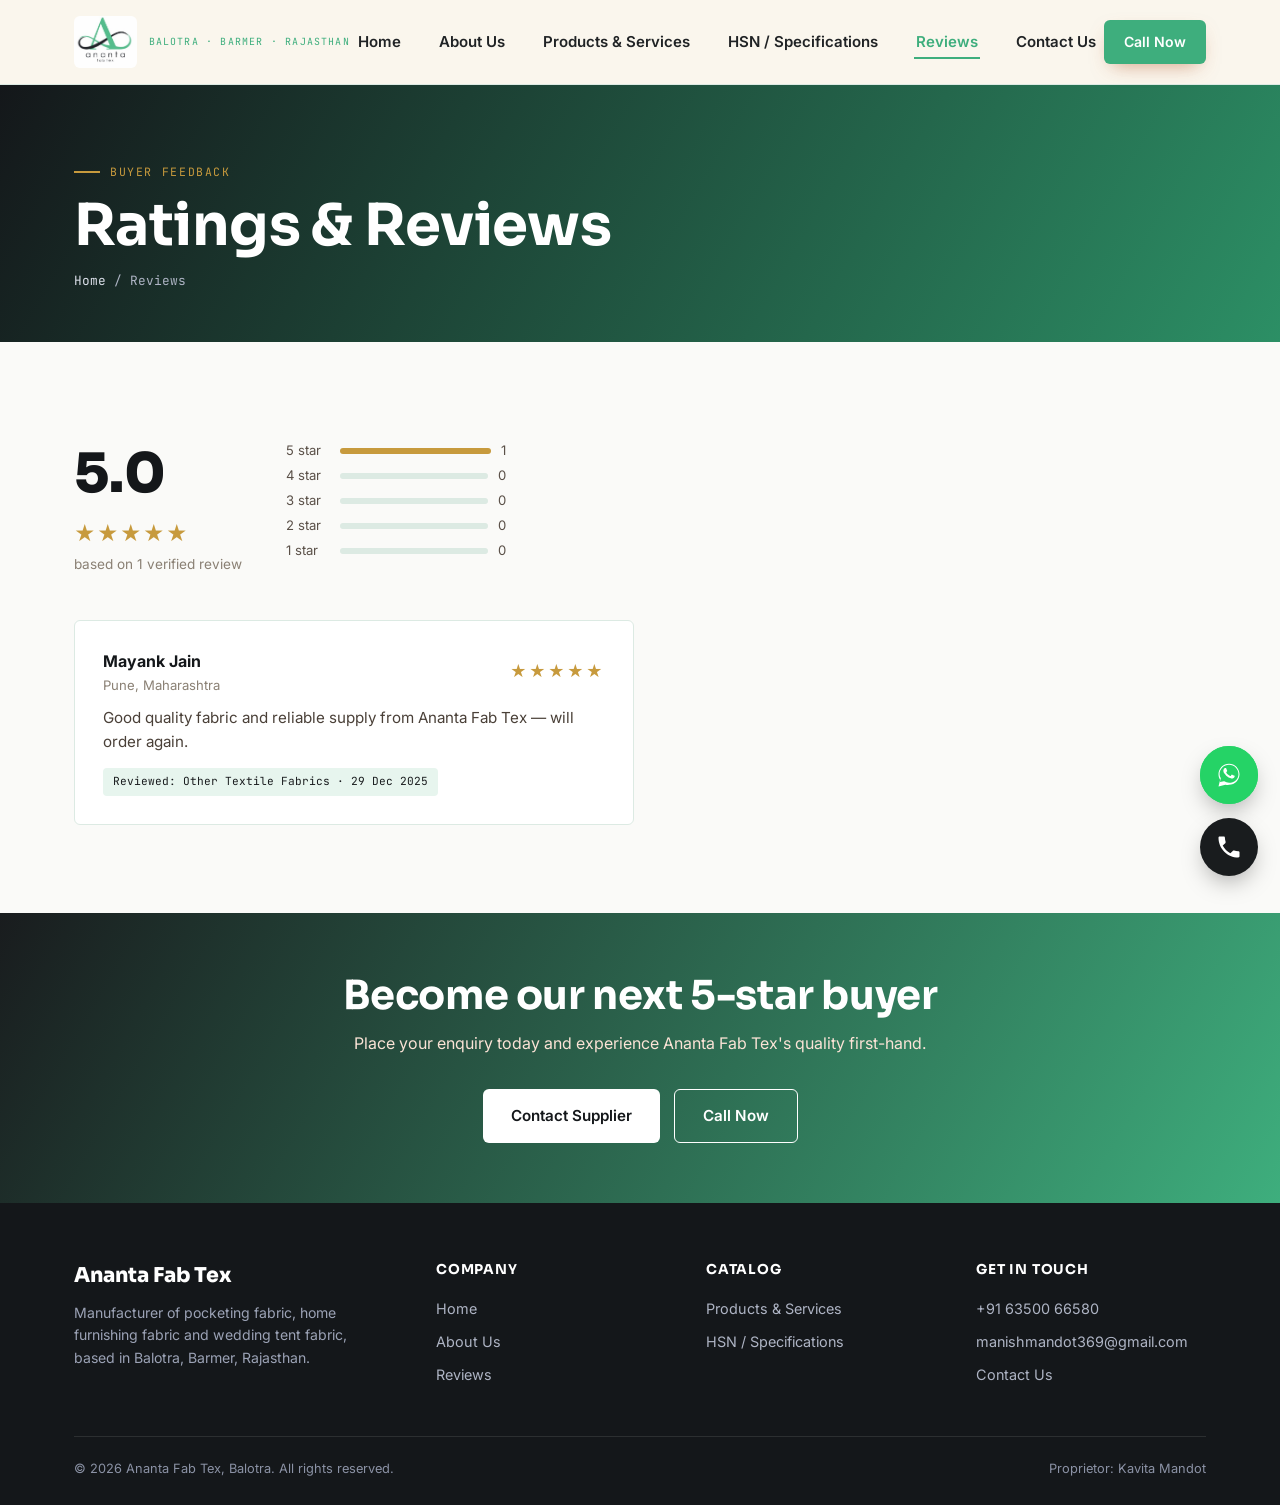
<file: ananta-fab-tex/testimonials.html>
<!DOCTYPE html>
<html lang="en">
<head>
<meta charset="UTF-8">
<meta name="viewport" content="width=device-width, initial-scale=1.0">
<title>Reviews &amp; Ratings | Ananta Fab Tex — 5.0 Rated Fabric Manufacturer</title>
<meta name="description" content="See what buyers say about Ananta Fab Tex, a 5.0 rated pocketing and furnishing fabric manufacturer in Balotra, Rajasthan.">
<link rel="preconnect" href="https://fonts.googleapis.com">
<link href="https://fonts.googleapis.com/css2?family=Sora:wght@400;600;700;800&family=Inter:wght@400;500;600&family=JetBrains+Mono:wght@400;500&display=swap" rel="stylesheet">
<link rel="icon" href="images/logo.jpeg" type="image/jpeg">
<link rel="stylesheet" href="css/style.css">
</head>
<body>

<header class="site-header">
  <nav class="nav">
    <a href="index.html" class="brand"><img src="images/logo.jpeg" alt="Ananta Fab Tex logo" class="brand-logo"><span class="brand-tag">Balotra · Barmer · Rajasthan</span></a>
    <ul class="nav-links">
      <li><a href="index.html">Home</a></li>
      <li><a href="about.html">About Us</a></li>
      <li><a href="products.html">Products &amp; Services</a></li>
      <li><a href="hsn.html">HSN / Specifications</a></li>
      <li><a href="testimonials.html">Reviews</a></li>
      <li><a href="contact.html">Contact Us</a></li>
    </ul>
    <div class="nav-call"><a class="btn btn-primary" href="tel:+916350066580">Call Now</a></div>
    <button class="nav-toggle" aria-label="Toggle menu" type="button"><span></span><span></span><span></span></button>
  </nav>
</header>

<section class="page-hero">
  <div class="wrap">
    <span class="eyebrow">Buyer Feedback</span>
    <h1>Ratings &amp; Reviews</h1>
    <div class="breadcrumb"><a href="index.html">Home</a> / Reviews</div>
  </div>
</section>

<main>
  <section>
    <div class="wrap">
      <div class="rating-summary reveal">
        <div>
          <div class="rating-score">5.0</div>
          <div class="stars">★★★★★</div>
          <div style="font-size:.85rem;color:#8a8074;margin-top:4px;">based on 1 verified review</div>
        </div>
        <div>
          <div class="bar-row"><span style="width:44px;">5 star</span><div class="bar-track"><div class="bar-fill" style="width:100%;"></div></div><span>1</span></div>
          <div class="bar-row"><span style="width:44px;">4 star</span><div class="bar-track"><div class="bar-fill" style="width:0%;"></div></div><span>0</span></div>
          <div class="bar-row"><span style="width:44px;">3 star</span><div class="bar-track"><div class="bar-fill" style="width:0%;"></div></div><span>0</span></div>
          <div class="bar-row"><span style="width:44px;">2 star</span><div class="bar-track"><div class="bar-fill" style="width:0%;"></div></div><span>0</span></div>
          <div class="bar-row"><span style="width:44px;">1 star</span><div class="bar-track"><div class="bar-fill" style="width:0%;"></div></div><span>0</span></div>
        </div>
      </div>

      <div class="review-card reveal">
        <div class="review-head">
          <div>
            <div class="reviewer">Mayank Jain</div>
            <div class="reviewer-loc">Pune, Maharashtra</div>
          </div>
          <div class="stars">★★★★★</div>
        </div>
        <p style="color:#4A4038;font-size:.95rem;">Good quality fabric and reliable supply from Ananta Fab Tex — will order again.</p>
        <span class="review-tag">Reviewed: Other Textile Fabrics · 29 Dec 2025</span>
      </div>
    </div>
  </section>

  <section class="cta-band">
    <div class="wrap reveal">
      <h2>Become our next 5-star buyer</h2>
      <p>Place your enquiry today and experience Ananta Fab Tex's quality first-hand.</p>
      <div class="hero-ctas" style="justify-content:center;">
        <a href="contact.html" class="btn btn-light">Contact Supplier</a>
        <a href="tel:+916350066580" class="btn btn-outline" style="border-color:#fff;color:#fff;">Call Now</a>
      </div>
    </div>
  </section>
</main>

<footer>
  <div class="wrap">
    <div class="footer-grid">
      <div class="footer-brand"><span class="brand-name" style="color:#fff;">Ananta Fab Tex</span><p>Manufacturer of pocketing fabric, home furnishing fabric and wedding tent fabric, based in Balotra, Barmer, Rajasthan.</p></div>
      <div><h4>Company</h4><a href="index.html">Home</a><a href="about.html">About Us</a><a href="testimonials.html">Reviews</a></div>
      <div><h4>Catalog</h4><a href="products.html">Products &amp; Services</a><a href="hsn.html">HSN / Specifications</a></div>
      <div><h4>Get in Touch</h4><a href="tel:+916350066580">+91 63500 66580</a><a href="mailto:manishmandot369@gmail.com">manishmandot369@gmail.com</a><a href="contact.html">Contact Us</a></div>
    </div>
    <div class="footer-bottom"><span>© <span class="current-year">2026</span> Ananta Fab Tex, Balotra. All rights reserved.</span><span>Proprietor: Kavita Mandot</span></div>
  </div>
</footer>

<div class="fab-stack">
  <a class="fab fab-whatsapp" href="https://wa.me/916350066580?text=Hi%2C%20I%27m%20interested%20in%20your%20fabric%20products" target="_blank" rel="noopener" data-label="Chat on WhatsApp" aria-label="Chat on WhatsApp">
    <span class="pulse-ring"></span>
    <svg viewBox="0 0 32 32" fill="currentColor"><path d="M16.02 3C9.4 3 4 8.38 4 15c0 2.34.68 4.52 1.86 6.37L4 29l7.83-1.82A11.9 11.9 0 0 0 16.02 27C22.63 27 28 21.62 28 15S22.63 3 16.02 3Zm0 21.8c-1.98 0-3.83-.56-5.4-1.53l-.39-.23-4.65 1.08 1.1-4.53-.25-.42A9.75 9.75 0 0 1 5.2 15c0-5.96 4.86-10.8 10.82-10.8S26.84 9.04 26.84 15 21.98 24.8 16.02 24.8Zm5.94-8.13c-.32-.16-1.9-.94-2.2-1.05-.3-.11-.51-.16-.73.16-.21.32-.84 1.05-1.03 1.26-.19.21-.38.24-.7.08-.32-.16-1.35-.5-2.57-1.58-.95-.85-1.6-1.9-1.78-2.22-.19-.32-.02-.49.14-.65.14-.14.32-.38.48-.56.16-.19.21-.32.32-.54.11-.21.05-.4-.03-.56-.08-.16-.73-1.76-1-2.41-.26-.63-.53-.55-.73-.56h-.62c-.21 0-.56.08-.85.4-.29.32-1.11 1.08-1.11 2.64s1.14 3.06 1.3 3.27c.16.21 2.24 3.42 5.43 4.79.76.33 1.35.53 1.81.68.76.24 1.45.21 2 .13.61-.09 1.9-.78 2.17-1.53.27-.75.27-1.4.19-1.53-.08-.14-.29-.21-.61-.37Z"/></svg>
  </a>
  <a class="fab fab-call" href="tel:+916350066580" data-label="Call +91 63500 66580" aria-label="Call Ananta Fab Tex">
    <svg viewBox="0 0 24 24" fill="currentColor"><path d="M6.6 10.8c1.4 2.8 3.8 5.1 6.6 6.6l2.2-2.2c.3-.3.7-.4 1-.2 1.1.4 2.3.6 3.6.6.6 0 1 .4 1 1V20c0 .6-.4 1-1 1C10.7 21 3 13.3 3 4c0-.6.4-1 1-1h3.5c.6 0 1 .4 1 1 0 1.2.2 2.4.6 3.6.1.4 0 .8-.3 1.1L6.6 10.8Z"/></svg>
  </a>
</div>

<script src="js/script.js"></script>
</body>
</html>
</file>
<file: ananta-fab-tex/css/style.css>
/* =========================================================
   ANANTA FAB TEX — Design tokens
   Palette: Balotra desert sand + loom indigo + dyed maroon
   ========================================================= */
:root{
  --sand:        #E7F5EE;   /* soft mint tint for alt sections */
  --ivory:       #FAFAF8;   /* page background */
  --charcoal:    #202325;   /* body text, near-black from logo */
  --terracotta:  #3EAE7D;   /* primary accent — logo green */
  --maroon:      #191C1E;   /* secondary accent — logo black */
  --indigo:      #2C8F65;   /* mid green — depth / gradients */
  --indigo-dark: #14171A;   /* near-black — header/footer/nav */
  --thread-gold: #C79A3D;   /* fine accent, ratings/stars only */
  --line:        #DCEAE3;

  --font-head: 'Sora', 'Segoe UI', sans-serif;
  --font-body: 'Inter', 'Segoe UI', sans-serif;
  --font-mono: 'JetBrains Mono', monospace;

  --radius: 6px;
  --shadow: 0 10px 30px -12px rgba(23,34,58,0.25);
  --container: 1180px;
}

*{box-sizing:border-box;margin:0;padding:0;}
html{scroll-behavior:smooth;}
body{
  font-family:var(--font-body);
  background:var(--ivory);
  color:var(--charcoal);
  line-height:1.6;
  overflow-x:hidden;
}
img{max-width:100%;display:block;}
a{color:inherit;text-decoration:none;}
ul{list-style:none;}
button{font-family:inherit;cursor:pointer;border:none;background:none;}
.wrap{max-width:var(--container);margin:0 auto;padding:0 24px;}

h1,h2,h3,h4{font-family:var(--font-head);font-weight:700;letter-spacing:-0.01em;color:var(--indigo-dark);}
h1{font-size:clamp(2.2rem,5vw,3.6rem);line-height:1.08;}
h2{font-size:clamp(1.7rem,3.4vw,2.5rem);line-height:1.15;}
h3{font-size:1.25rem;}
.eyebrow{
  font-family:var(--font-mono);
  font-size:.72rem;
  letter-spacing:.14em;
  text-transform:uppercase;
  color:var(--terracotta);
  display:inline-flex;align-items:center;gap:10px;
  margin-bottom:14px;
}
.eyebrow::before{content:"";width:26px;height:2px;background:var(--terracotta);display:inline-block;}

/* ---------- WOVEN THREAD SIGNATURE DIVIDER ---------- */
.thread-rule{width:100%;height:14px;overflow:hidden;}
.thread-rule svg{width:100%;height:100%;display:block;}

/* ---------- Buttons ---------- */
.btn{
  display:inline-flex;align-items:center;justify-content:center;gap:8px;
  padding:14px 28px;border-radius:var(--radius);
  font-weight:600;font-size:.95rem;
  transition:transform .25s ease, box-shadow .25s ease, background .25s ease;
  white-space:nowrap;
}
.btn-primary{background:var(--terracotta);color:#fff;box-shadow:0 8px 20px -8px rgba(184,92,46,.6);}
.btn-primary:hover{transform:translateY(-2px);box-shadow:0 12px 26px -8px rgba(184,92,46,.7);}
.btn-outline{border:1.5px solid var(--indigo-dark);color:var(--indigo-dark);}
.btn-outline:hover{background:var(--indigo-dark);color:#fff;transform:translateY(-2px);}
.btn-light{background:#fff;color:var(--indigo-dark);}
.btn-light:hover{transform:translateY(-2px);}
.btn-block{width:100%;}
.hero-ctas{display:flex;gap:14px;flex-wrap:wrap;margin-top:32px;}

/* ---------- Navigation ---------- */
.site-header{
  position:sticky;top:0;z-index:900;
  background:rgba(250,246,236,.92);
  backdrop-filter:blur(10px);
  border-bottom:1px solid var(--line);
}
.nav{display:flex;align-items:center;justify-content:space-between;padding:16px 24px;max-width:var(--container);margin:0 auto;}
.brand{display:flex;align-items:center;gap:12px;line-height:1.1;}
.brand-logo{height:52px;width:auto;display:block;border-radius:6px;}
.brand-name{font-family:var(--font-head);font-weight:800;font-size:1.28rem;color:var(--indigo-dark);}
.brand-tag{font-family:var(--font-mono);font-size:.62rem;letter-spacing:.12em;text-transform:uppercase;color:var(--terracotta);}
.nav-links{display:flex;gap:34px;align-items:center;}
.nav-links a{
  font-size:.94rem;font-weight:600;color:var(--charcoal);position:relative;padding:6px 2px;
  transition:color .2s ease;
}
.nav-links a::after{
  content:"";position:absolute;left:0;bottom:-2px;width:0;height:2px;background:var(--terracotta);
  transition:width .25s ease;
}
.nav-links a:hover, .nav-links a.active{color:var(--terracotta);}
.nav-links a:hover::after, .nav-links a.active::after{width:100%;}
.nav-call{display:flex;align-items:center;gap:12px;}
.nav-call .btn{padding:11px 20px;font-size:.88rem;}

.nav-toggle{
  display:none;position:relative;z-index:1000;
  width:44px;height:44px;align-items:center;justify-content:center;
  border-radius:var(--radius);
}
.nav-toggle span{
  position:absolute;left:11px;width:22px;height:2px;background:var(--indigo-dark);
  transition:transform .3s ease, opacity .3s ease, top .3s ease;
}
.nav-toggle span:nth-child(1){top:15px;}
.nav-toggle span:nth-child(2){top:22px;}
.nav-toggle span:nth-child(3){top:29px;}
.nav-toggle.open span:nth-child(1){top:22px;transform:rotate(45deg);}
.nav-toggle.open span:nth-child(2){opacity:0;}
.nav-toggle.open span:nth-child(3){top:22px;transform:rotate(-45deg);}

@media(max-width:920px){
  .nav-links{
    position:fixed;top:0;right:0;height:100vh;width:min(78vw,320px);
    background:var(--ivory);flex-direction:column;justify-content:center;align-items:flex-start;
    padding:40px;gap:26px;
    transform:translateX(100%);transition:transform .35s ease;
    box-shadow:-10px 0 40px rgba(0,0,0,.12);
  }
  .nav-links.open{transform:translateX(0);}
  .nav-links a{font-size:1.1rem;}
  .nav-call{display:none;}
  .nav-toggle{display:flex;}
}

/* ---------- Hero ---------- */
.hero{
  position:relative;padding:90px 0 70px;overflow:hidden;
  background:linear-gradient(180deg,var(--sand) 0%, var(--ivory) 100%);
}
.hero-grid{display:grid;grid-template-columns:1.05fr .95fr;gap:56px;align-items:center;}
@media(max-width:860px){
  .hero-grid{grid-template-columns:1fr;gap:32px;}
  .hero{padding:60px 0 44px;}
}
.hero-copy p.lead{font-size:1.12rem;color:#4A4038;max-width:520px;margin-top:18px;}
.hero-visual{position:relative;height:420px;border-radius:14px;overflow:hidden;box-shadow:var(--shadow);}
@media(max-width:860px){.hero-visual{height:220px;}}
.fabric-swatch{
  position:absolute;inset:0;
  background:
    repeating-linear-gradient(90deg, rgba(255,255,255,.09) 0 2px, transparent 2px 10px),
    repeating-linear-gradient(0deg, rgba(0,0,0,.06) 0 2px, transparent 2px 10px),
    linear-gradient(135deg,var(--terracotta),var(--maroon) 55%, var(--indigo-dark));
}
.fabric-swatch::after{
  content:"";position:absolute;inset:0;
  background:radial-gradient(circle at 30% 20%, rgba(255,255,255,.18), transparent 55%);
}
.hero-visual .tag{
  position:absolute;left:20px;bottom:20px;background:rgba(255,255,255,.94);
  padding:10px 16px;border-radius:8px;font-family:var(--font-mono);font-size:.75rem;color:var(--indigo-dark);
}

/* stats strip */
.stats-strip{background:var(--indigo-dark);padding:38px 0;}
.stats-grid{display:grid;grid-template-columns:repeat(4,1fr);gap:20px;text-align:center;}
.stat-num{font-family:var(--font-head);font-size:2.1rem;font-weight:800;color:#fff;}
.stat-num span{color:var(--terracotta);}
.stat-label{font-family:var(--font-mono);font-size:.68rem;letter-spacing:.08em;text-transform:uppercase;color:#C6CBDA;margin-top:6px;}
@media(max-width:760px){.stats-grid{grid-template-columns:repeat(2,1fr);row-gap:30px;}}

/* ---------- Sections ---------- */
section{padding:88px 0;}
.section-head{max-width:640px;margin-bottom:48px;}
.section-head p{color:#5A5048;margin-top:12px;font-size:1.02rem;}
.section-alt{background:var(--sand);}

/* reveal animation */
.reveal{opacity:0;transform:translateY(28px);transition:opacity .7s ease, transform .7s ease;}
.reveal.in{opacity:1;transform:translateY(0);}
@media(prefers-reduced-motion:reduce){.reveal{opacity:1;transform:none;transition:none;}}

/* product cards */
.card-grid{display:grid;grid-template-columns:repeat(4,1fr);gap:22px;}
@media(max-width:1020px){.card-grid{grid-template-columns:repeat(2,1fr);}}
@media(max-width:560px){.card-grid{grid-template-columns:1fr;}}
.product-card{
  background:#fff;border-radius:var(--radius);overflow:hidden;border:1px solid var(--line);
  transition:transform .3s ease, box-shadow .3s ease;cursor:pointer;
}
.product-card:hover{transform:translateY(-6px);box-shadow:var(--shadow);}
.product-thumb{height:190px;position:relative;overflow:hidden;}
.product-thumb::after{content:"";position:absolute;inset:0;background:linear-gradient(0deg,rgba(0,0,0,.25),transparent 60%);}
.thumb-1{background:repeating-linear-gradient(45deg,#3EAE7D 0 12px,#2F8F67 12px 24px);}
.thumb-2{background:repeating-linear-gradient(45deg,#191C1E 0 12px,#0E1011 12px 24px);}
.thumb-3{background:repeating-linear-gradient(45deg,#2C8F65 0 12px,#1F6B4B 12px 24px);}
.thumb-4{background:repeating-linear-gradient(45deg,#6FC9A0 0 12px,#4FAE7D 12px 24px);}
.product-thumb .swatch-label{
  position:absolute;left:14px;bottom:12px;color:#fff;font-family:var(--font-mono);
  font-size:.68rem;letter-spacing:.08em;text-transform:uppercase;z-index:1;
}
.product-body{padding:20px;}
.product-body h3{margin-bottom:8px;}
.product-body p{color:#5A5048;font-size:.92rem;margin-bottom:14px;}
.product-body .link-more{color:var(--terracotta);font-weight:600;font-size:.88rem;}

/* product detail expand */
.product-detail{
  max-height:0;overflow:hidden;transition:max-height .4s ease, padding .4s ease;
  border-top:1px dashed var(--line);
}
.product-card.expanded .product-detail{max-height:340px;padding-top:14px;}
.product-detail ul{margin:10px 0 16px 0;}
.product-detail li{font-size:.88rem;color:#5A5048;padding-left:16px;position:relative;margin-bottom:6px;}
.product-detail li::before{content:"—";position:absolute;left:0;color:var(--terracotta);}

/* why choose us */
.why-grid{display:grid;grid-template-columns:repeat(4,1fr);gap:24px;}
@media(max-width:900px){.why-grid{grid-template-columns:repeat(2,1fr);}}
@media(max-width:560px){.why-grid{grid-template-columns:1fr;}}
.why-card{padding:26px;background:#fff;border-radius:var(--radius);border:1px solid var(--line);}
.why-num{font-family:var(--font-mono);color:var(--thread-gold);font-size:.78rem;margin-bottom:10px;}
.why-card h3{margin-bottom:8px;font-size:1.08rem;}
.why-card p{color:#5A5048;font-size:.9rem;}

/* about page table */
.info-table{width:100%;border-collapse:collapse;background:#fff;border-radius:var(--radius);overflow:hidden;border:1px solid var(--line);}
.info-table tr:not(:last-child){border-bottom:1px solid var(--line);}
.info-table td{padding:16px 22px;font-size:.95rem;}
.info-table td:first-child{font-weight:600;color:var(--indigo-dark);width:40%;background:var(--sand);}
.info-table td:last-child{font-family:var(--font-mono);color:var(--maroon);}

.about-grid{display:grid;grid-template-columns:1fr 1fr;gap:56px;align-items:start;}
@media(max-width:860px){.about-grid{grid-template-columns:1fr;}}
.about-copy p{color:#4A4038;margin-bottom:16px;}

/* HSN table */
.hsn-table{width:100%;border-collapse:collapse;background:#fff;border-radius:var(--radius);overflow:hidden;box-shadow:var(--shadow);}
.hsn-table th{
  background:var(--indigo-dark);color:#fff;text-align:left;padding:16px 20px;
  font-family:var(--font-mono);font-size:.72rem;letter-spacing:.08em;text-transform:uppercase;
}
.hsn-table td{padding:16px 20px;border-bottom:1px solid var(--line);font-size:.92rem;}
.hsn-table tr:last-child td{border-bottom:none;}
.hsn-table td:first-child{font-family:var(--font-mono);color:var(--maroon);font-weight:700;width:110px;}
.hsn-table tr{transition:background .2s ease;}
.hsn-table tr:hover td{background:var(--sand);}
.hsn-note{margin-top:18px;font-size:.86rem;color:#6b6155;}

/* testimonials */
.rating-summary{display:flex;gap:44px;align-items:center;flex-wrap:wrap;margin-bottom:44px;}
.rating-score{font-family:var(--font-head);font-size:3.4rem;font-weight:800;color:var(--indigo-dark);}
.stars{color:var(--thread-gold);font-size:1.3rem;letter-spacing:2px;}
.bar-row{display:flex;align-items:center;gap:10px;font-size:.82rem;color:#5A5048;margin-bottom:4px;width:220px;}
.bar-track{flex:1;height:6px;background:var(--line);border-radius:4px;overflow:hidden;}
.bar-fill{height:100%;background:var(--thread-gold);}
.review-card{background:#fff;border:1px solid var(--line);border-radius:var(--radius);padding:28px;max-width:560px;}
.review-head{display:flex;justify-content:space-between;align-items:center;margin-bottom:10px;}
.review-head .stars{font-size:1rem;}
.reviewer{font-weight:700;color:var(--indigo-dark);}
.reviewer-loc{font-size:.82rem;color:#8a8074;}
.review-tag{display:inline-block;margin-top:14px;font-family:var(--font-mono);font-size:.7rem;background:var(--sand);padding:5px 10px;border-radius:4px;color:var(--maroon);}

/* contact */
.contact-grid{display:grid;grid-template-columns:1fr 1fr;gap:56px;}
@media(max-width:900px){.contact-grid{grid-template-columns:1fr;}}
.contact-info-card{background:var(--indigo-dark);color:#fff;padding:36px;border-radius:var(--radius);}
.contact-info-card h3{color:#fff;margin-bottom:20px;}
.contact-row{display:flex;gap:14px;margin-bottom:20px;align-items:flex-start;}
.contact-row .ico{width:38px;height:38px;border-radius:50%;background:rgba(255,255,255,.1);display:flex;align-items:center;justify-content:center;flex-shrink:0;}
.contact-row a, .contact-row span{color:#DCE0EA;font-size:.94rem;}
.contact-row a:hover{color:var(--terracotta);}
.map-embed{margin-top:22px;border-radius:var(--radius);overflow:hidden;height:200px;}
.map-embed iframe{width:100%;height:100%;border:0;}

form.enquiry-form{display:flex;flex-direction:column;gap:16px;}
.form-row{display:grid;grid-template-columns:1fr 1fr;gap:16px;}
@media(max-width:560px){.form-row{grid-template-columns:1fr;}}
.field label{display:block;font-size:.82rem;font-weight:600;margin-bottom:6px;color:var(--indigo-dark);}
.field input, .field select, .field textarea{
  width:100%;padding:12px 14px;border:1.5px solid var(--line);border-radius:var(--radius);
  font-family:inherit;font-size:.94rem;background:#fff;transition:border-color .2s ease;
}
.field input:focus, .field select:focus, .field textarea:focus{outline:none;border-color:var(--terracotta);}
.form-msg{font-size:.88rem;padding:12px 14px;border-radius:var(--radius);display:none;}
.form-msg.show{display:block;}
.form-msg.ok{background:#E7F3E9;color:#256B37;}

/* CTA band */
.cta-band{background:linear-gradient(120deg,var(--maroon),var(--terracotta));padding:60px 0;text-align:center;color:#fff;}
.cta-band h2{color:#fff;}
.cta-band p{color:#FBE3D6;margin:12px 0 28px;}

/* Footer */
footer{background:var(--indigo-dark);color:#C6CBDA;padding:56px 0 26px;}
.footer-grid{display:grid;grid-template-columns:1.4fr 1fr 1fr 1fr;gap:40px;margin-bottom:40px;}
@media(max-width:760px){.footer-grid{grid-template-columns:1fr 1fr;}}
.footer-grid h4{color:#fff;font-size:.85rem;letter-spacing:.06em;text-transform:uppercase;margin-bottom:16px;}
.footer-grid a{display:block;color:#AEB4C4;font-size:.9rem;margin-bottom:10px;transition:color .2s ease;}
.footer-grid a:hover{color:var(--terracotta);}
.footer-brand p{color:#9BA2B5;font-size:.88rem;margin-top:10px;max-width:280px;}
.footer-bottom{border-top:1px solid rgba(255,255,255,.1);padding-top:22px;font-size:.8rem;color:#8B92A5;display:flex;justify-content:space-between;flex-wrap:wrap;gap:10px;}

/* ---------- Floating action buttons ---------- */
.fab-stack{position:fixed;right:22px;bottom:24px;display:flex;flex-direction:column;gap:14px;z-index:950;}
.fab{
  width:58px;height:58px;border-radius:50%;display:flex;align-items:center;justify-content:center;
  box-shadow:0 10px 24px -6px rgba(0,0,0,.35);color:#fff;position:relative;
  animation:fab-pop .5s ease both;
}
.fab svg{width:28px;height:28px;}
.fab-whatsapp{background:#25D366;}
.fab-call{background:var(--maroon);}
.fab:hover{transform:scale(1.08);}
.fab::before{
  content:attr(data-label);position:absolute;right:70px;top:50%;transform:translateY(-50%);
  background:var(--indigo-dark);color:#fff;padding:6px 12px;border-radius:6px;font-size:.78rem;
  white-space:nowrap;opacity:0;pointer-events:none;transition:opacity .2s ease;
}
.fab:hover::before{opacity:1;}
@keyframes fab-pop{from{transform:scale(0);}to{transform:scale(1);}}
.pulse-ring{position:absolute;inset:0;border-radius:50%;border:2px solid #25D366;animation:pulse 2s infinite;}
@keyframes pulse{0%{transform:scale(1);opacity:.7;}100%{transform:scale(1.7);opacity:0;}}

/* page hero (inner pages) */
.page-hero{background:linear-gradient(120deg,var(--indigo-dark),var(--indigo));padding:70px 0 50px;color:#fff;}
.page-hero .eyebrow{color:var(--thread-gold);}
.page-hero .eyebrow::before{background:var(--thread-gold);}
.page-hero h1{color:#fff;}
.breadcrumb{font-family:var(--font-mono);font-size:.8rem;color:#AEB4C4;margin-top:14px;}
.breadcrumb a{color:#DCE0EA;}
.breadcrumb a:hover{color:var(--thread-gold);}
</file>
